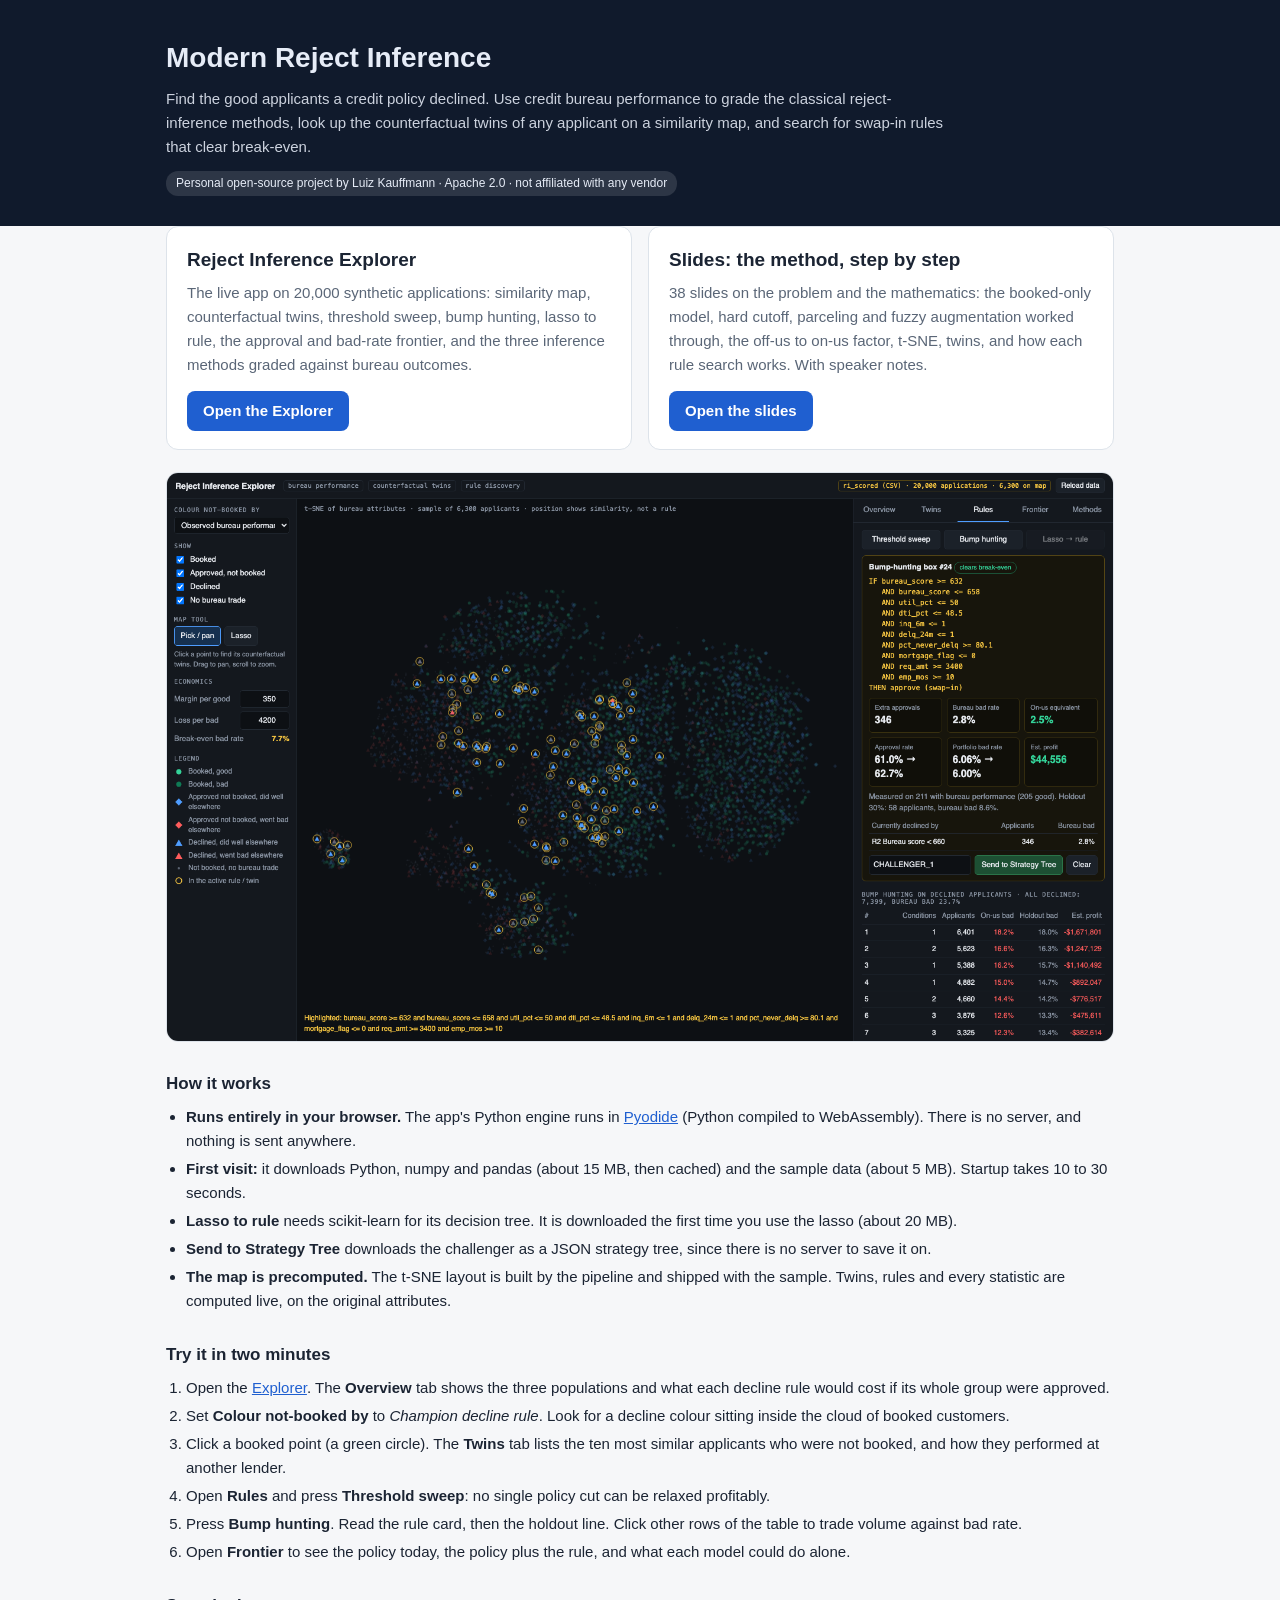
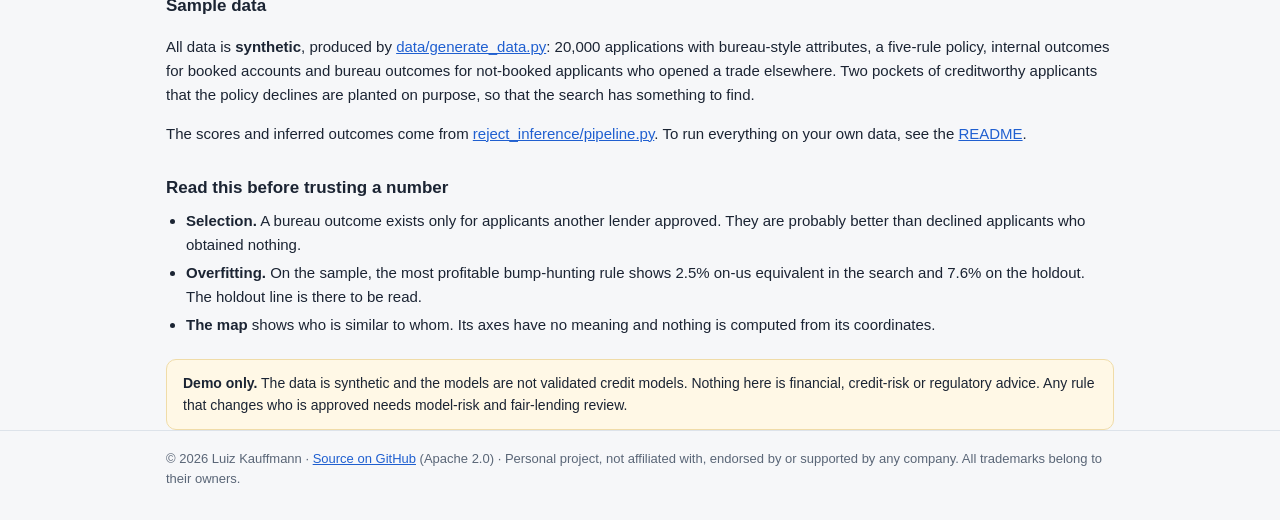
<file: docs/index.html>
<!doctype html>
<html lang="en">
<head>
<meta charset="utf-8">
<meta name="viewport" content="width=device-width, initial-scale=1">
<title>Modern Reject Inference</title>
<meta http-equiv="refresh" content="0; url=demo/">
<link rel="canonical" href="demo/">
</head>
<body style="font-family: sans-serif; padding: 24px">
<p>Modern Reject Inference – <a href="demo/">open the live demo</a> · <a href="https://github.com/Luizkauffmann/Modern-Reject-Inference">source on GitHub</a>.</p>
</body>
</html>
</file>
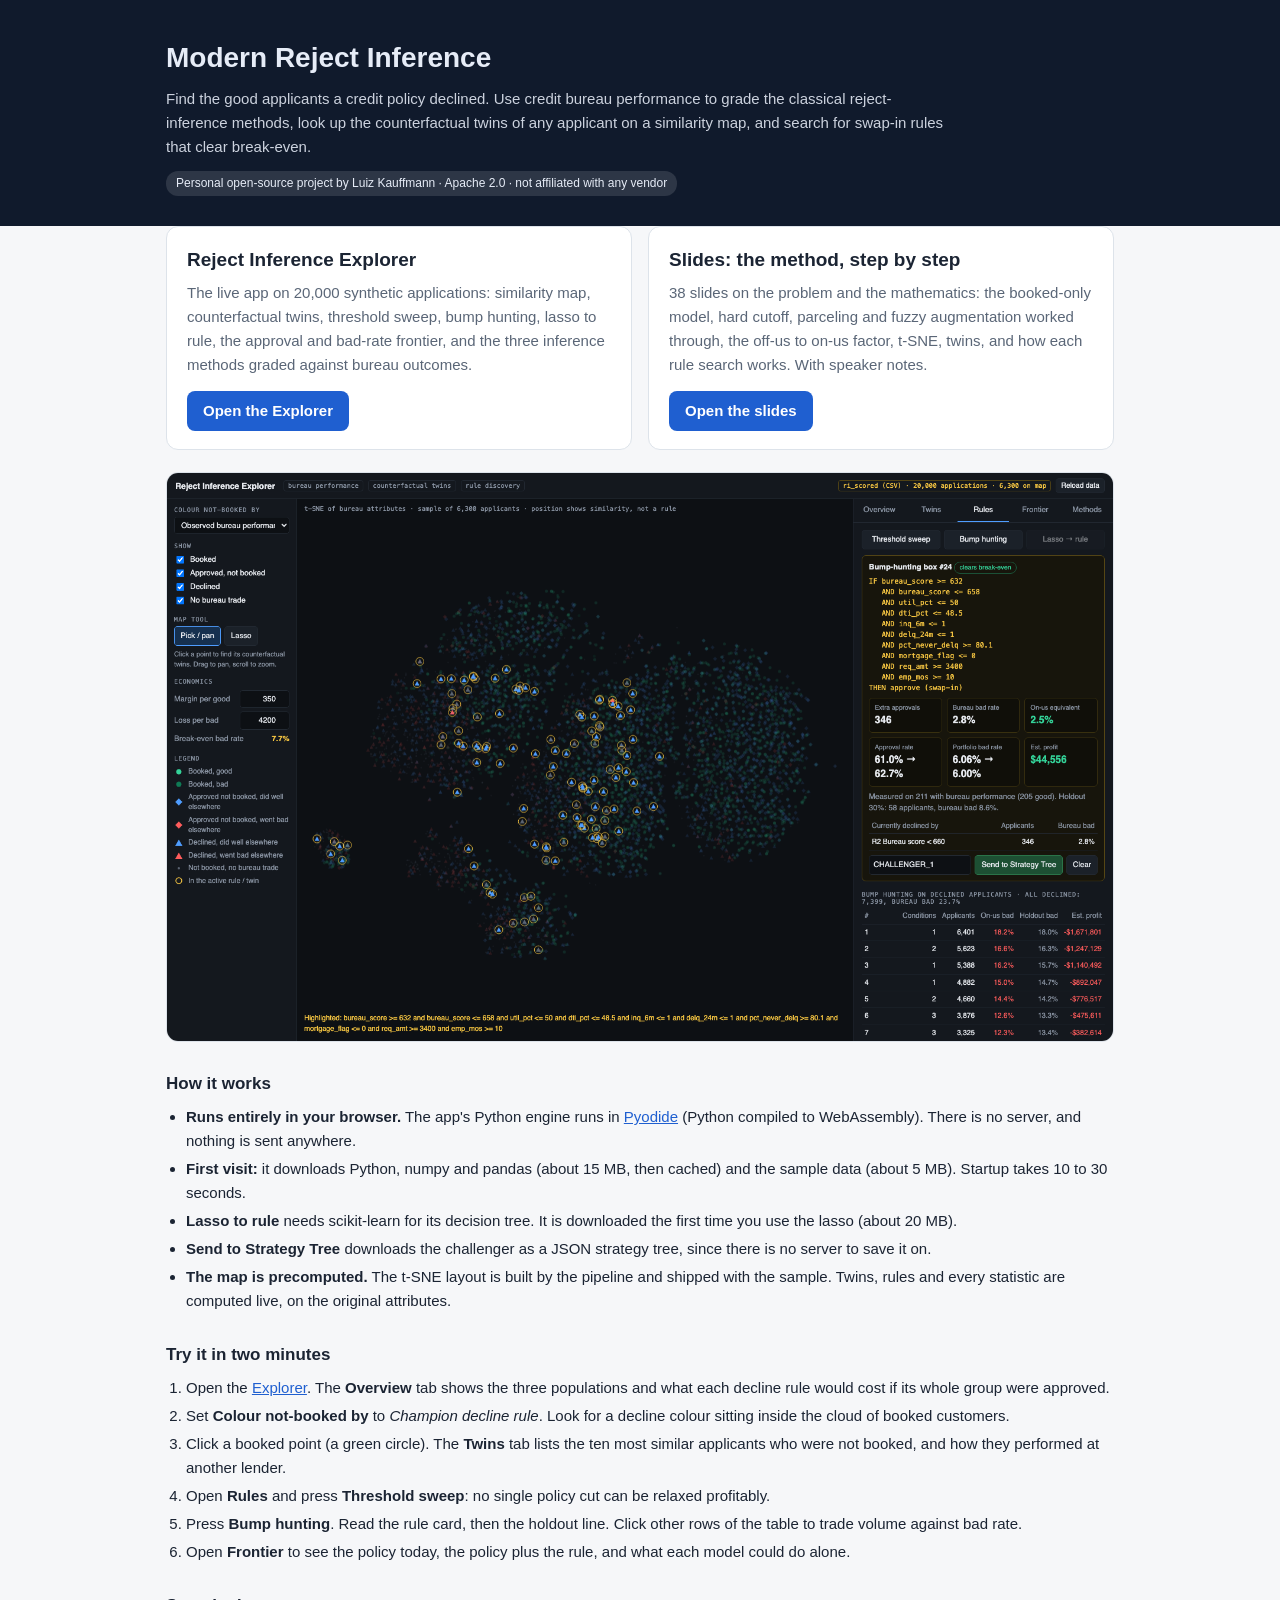
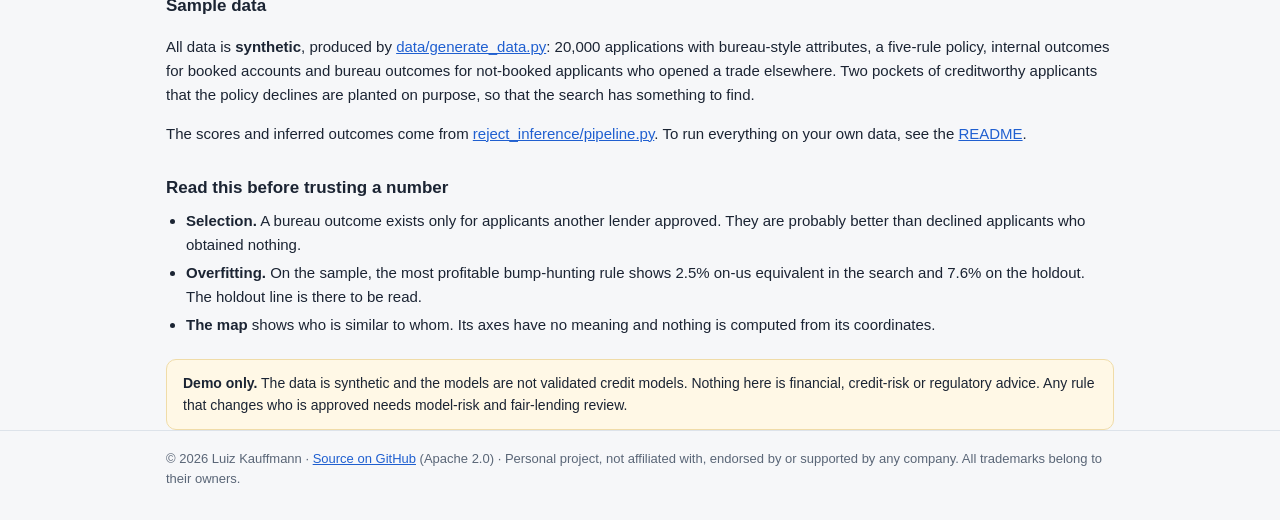
<file: docs/demo/index.html>
<!doctype html>
<html lang="en">
<head>
<meta charset="utf-8">
<meta name="viewport" content="width=device-width, initial-scale=1">
<link rel="icon" href="data:image/svg+xml,%3Csvg xmlns=%27http://www.w3.org/2000/svg%27 viewBox=%270 0 32 32%27%3E%3Crect width=%2732%27 height=%2732%27 rx=%277%27 fill=%27%23101a2c%27/%3E%3Ccircle cx=%2710%27 cy=%2720%27 r=%274%27 fill=%27%2334d399%27/%3E%3Ccircle cx=%2720%27 cy=%2712%27 r=%274%27 fill=%27%234f9dff%27/%3E%3Ccircle cx=%2722%27 cy=%2722%27 r=%273%27 fill=%27%23f2b544%27/%3E%3C/svg%3E">
<title>Modern Reject Inference · Live demo</title>
<meta name="description" content="Reject inference with credit bureau data: grade the classical methods, explore counterfactual twins on a similarity map, and search for swap-in rules. Runs in your browser.">
<style>
  :root { --ink: #1b2433; --muted: #5a6677; --line: #dde3ea; --acc: #1f5fd0; --bg: #f6f7f9; --card: #fff; }
  * { box-sizing: border-box; }
  body { margin: 0; background: var(--bg); color: var(--ink); font: 15px/1.6 -apple-system, BlinkMacSystemFont, "Segoe UI", sans-serif; }
  header { background: #101a2c; color: #e6ecf7; padding: 36px 16px 30px; }
  .wrap { max-width: 980px; margin: 0 auto; padding: 0 16px; }
  header h1 { margin: 0 0 6px; font-size: 28px; }
  header p { margin: 0; opacity: .88; max-width: 780px; }
  .tag { display: inline-block; margin-top: 12px; font-size: 12px; background: rgba(255, 255, 255, .12); padding: 3px 10px; border-radius: 12px; }
  main { padding: 26px 0 50px; }
  .cards { display: grid; grid-template-columns: repeat(auto-fit, minmax(280px, 1fr)); gap: 16px; }
  .card { background: var(--card); border: 1px solid var(--line); border-radius: 12px; padding: 18px 20px; display: flex; flex-direction: column; }
  .card h2 { margin: 0 0 6px; font-size: 19px; }
  .card p { margin: 0 0 14px; color: var(--muted); flex: 1; }
  .btn { align-self: flex-start; background: var(--acc); color: #fff; text-decoration: none; padding: 8px 16px; border-radius: 8px; font-weight: 600; }
  .shot { display: block; width: 100%; height: auto; border-radius: 12px; border: 1px solid var(--line); margin: 22px 0 0; }
  h3 { margin: 28px 0 8px; font-size: 17px; }
  ol, ul { margin: 0; padding-left: 20px; }
  li { margin: 4px 0; }
  code { background: #e9eef6; padding: 1px 5px; border-radius: 4px; font-size: 13px; }
  .note { background: #fff8e6; border: 1px solid #f0dca8; border-radius: 10px; padding: 12px 16px; margin-top: 22px; font-size: 14px; }
  footer { border-top: 1px solid var(--line); padding: 18px 0 30px; color: var(--muted); font-size: 13px; }
  a { color: var(--acc); }
</style>
</head>
<body>
<header>
  <div class="wrap">
    <h1>Modern Reject Inference</h1>
    <p>Find the good applicants a credit policy declined. Use credit bureau performance to grade the classical reject-inference methods, look up the counterfactual twins of any applicant on a similarity map, and search for swap-in rules that clear break-even.</p>
    <span class="tag">Personal open-source project by Luiz Kauffmann · Apache 2.0 · not affiliated with any vendor</span>
  </div>
</header>
<main class="wrap">
  <div class="cards">
    <div class="card">
      <h2>Reject Inference Explorer</h2>
      <p>The live app on 20,000 synthetic applications: similarity map, counterfactual twins, threshold sweep, bump hunting, lasso to rule, the approval and bad-rate frontier, and the three inference methods graded against bureau outcomes.</p>
      <a class="btn" href="explorer.html">Open the Explorer</a>
    </div>
    <div class="card">
      <h2>Slides: the method, step by step</h2>
      <p>38 slides on the problem and the mathematics: the booked-only model, hard cutoff, parceling and fuzzy augmentation worked through, the off-us to on-us factor, t-SNE, twins, and how each rule search works. With speaker notes.</p>
      <a class="btn" href="slides.html">Open the slides</a>
    </div>
  </div>

  <img class="shot" src="img/bump.png" alt="Reject Inference Explorer: a bump-hunting rule with its members highlighted on the similarity map">

  <h3>How it works</h3>
  <ul>
    <li><b>Runs entirely in your browser.</b> The app's Python engine runs in <a href="https://pyodide.org">Pyodide</a> (Python compiled to WebAssembly). There is no server, and nothing is sent anywhere.</li>
    <li><b>First visit:</b> it downloads Python, numpy and pandas (about 15 MB, then cached) and the sample data (about 5 MB). Startup takes 10 to 30 seconds.</li>
    <li><b>Lasso to rule</b> needs scikit-learn for its decision tree. It is downloaded the first time you use the lasso (about 20 MB).</li>
    <li><b>Send to Strategy Tree</b> downloads the challenger as a JSON strategy tree, since there is no server to save it on.</li>
    <li><b>The map is precomputed.</b> The t-SNE layout is built by the pipeline and shipped with the sample. Twins, rules and every statistic are computed live, on the original attributes.</li>
  </ul>

  <h3>Try it in two minutes</h3>
  <ol>
    <li>Open the <a href="explorer.html">Explorer</a>. The <b>Overview</b> tab shows the three populations and what each decline rule would cost if its whole group were approved.</li>
    <li>Set <b>Colour not-booked by</b> to <i>Champion decline rule</i>. Look for a decline colour sitting inside the cloud of booked customers.</li>
    <li>Click a booked point (a green circle). The <b>Twins</b> tab lists the ten most similar applicants who were not booked, and how they performed at another lender.</li>
    <li>Open <b>Rules</b> and press <b>Threshold sweep</b>: no single policy cut can be relaxed profitably.</li>
    <li>Press <b>Bump hunting</b>. Read the rule card, then the holdout line. Click other rows of the table to trade volume against bad rate.</li>
    <li>Open <b>Frontier</b> to see the policy today, the policy plus the rule, and what each model could do alone.</li>
  </ol>

  <h3>Sample data</h3>
  <p>All data is <b>synthetic</b>, produced by <a href="https://github.com/Luizkauffmann/Modern-Reject-Inference/blob/main/data/generate_data.py">data/generate_data.py</a>: 20,000 applications with bureau-style attributes, a five-rule policy, internal outcomes for booked accounts and bureau outcomes for not-booked applicants who opened a trade elsewhere. Two pockets of creditworthy applicants that the policy declines are planted on purpose, so that the search has something to find.</p>
  <p>The scores and inferred outcomes come from <a href="https://github.com/Luizkauffmann/Modern-Reject-Inference/blob/main/reject_inference/pipeline.py">reject_inference/pipeline.py</a>. To run everything on your own data, see the <a href="https://github.com/Luizkauffmann/Modern-Reject-Inference#using-your-own-data">README</a>.</p>

  <h3>Read this before trusting a number</h3>
  <ul>
    <li><b>Selection.</b> A bureau outcome exists only for applicants another lender approved. They are probably better than declined applicants who obtained nothing.</li>
    <li><b>Overfitting.</b> On the sample, the most profitable bump-hunting rule shows 2.5% on-us equivalent in the search and 7.6% on the holdout. The holdout line is there to be read.</li>
    <li><b>The map</b> shows who is similar to whom. Its axes have no meaning and nothing is computed from its coordinates.</li>
  </ul>

  <div class="note"><b>Demo only.</b> The data is synthetic and the models are not validated credit models. Nothing here is financial, credit-risk or regulatory advice. Any rule that changes who is approved needs model-risk and fair-lending review.</div>
</main>
<footer>
  <div class="wrap">© 2026 Luiz Kauffmann · <a href="https://github.com/Luizkauffmann/Modern-Reject-Inference">Source on GitHub</a> (Apache 2.0) · Personal project, not affiliated with, endorsed by or supported by any company. All trademarks belong to their owners.</div>
</footer>
</body>
</html>
</file>
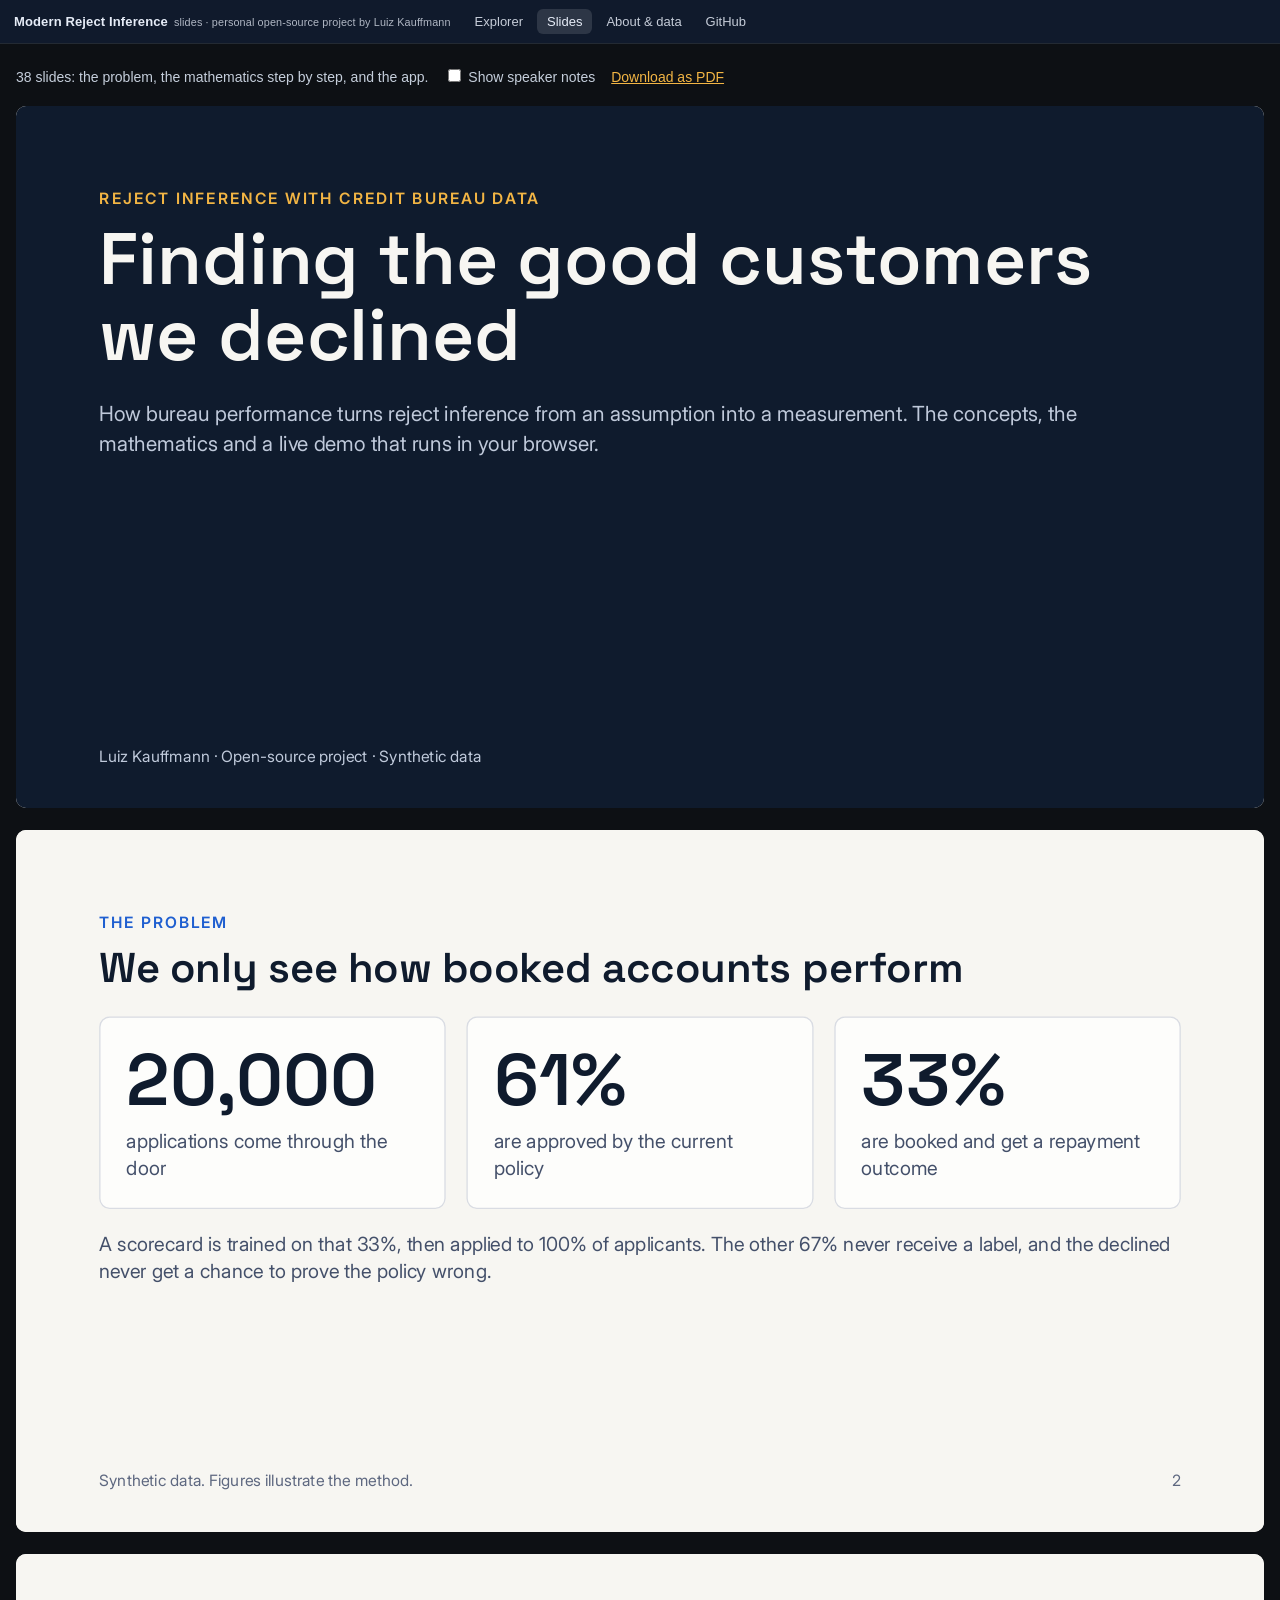
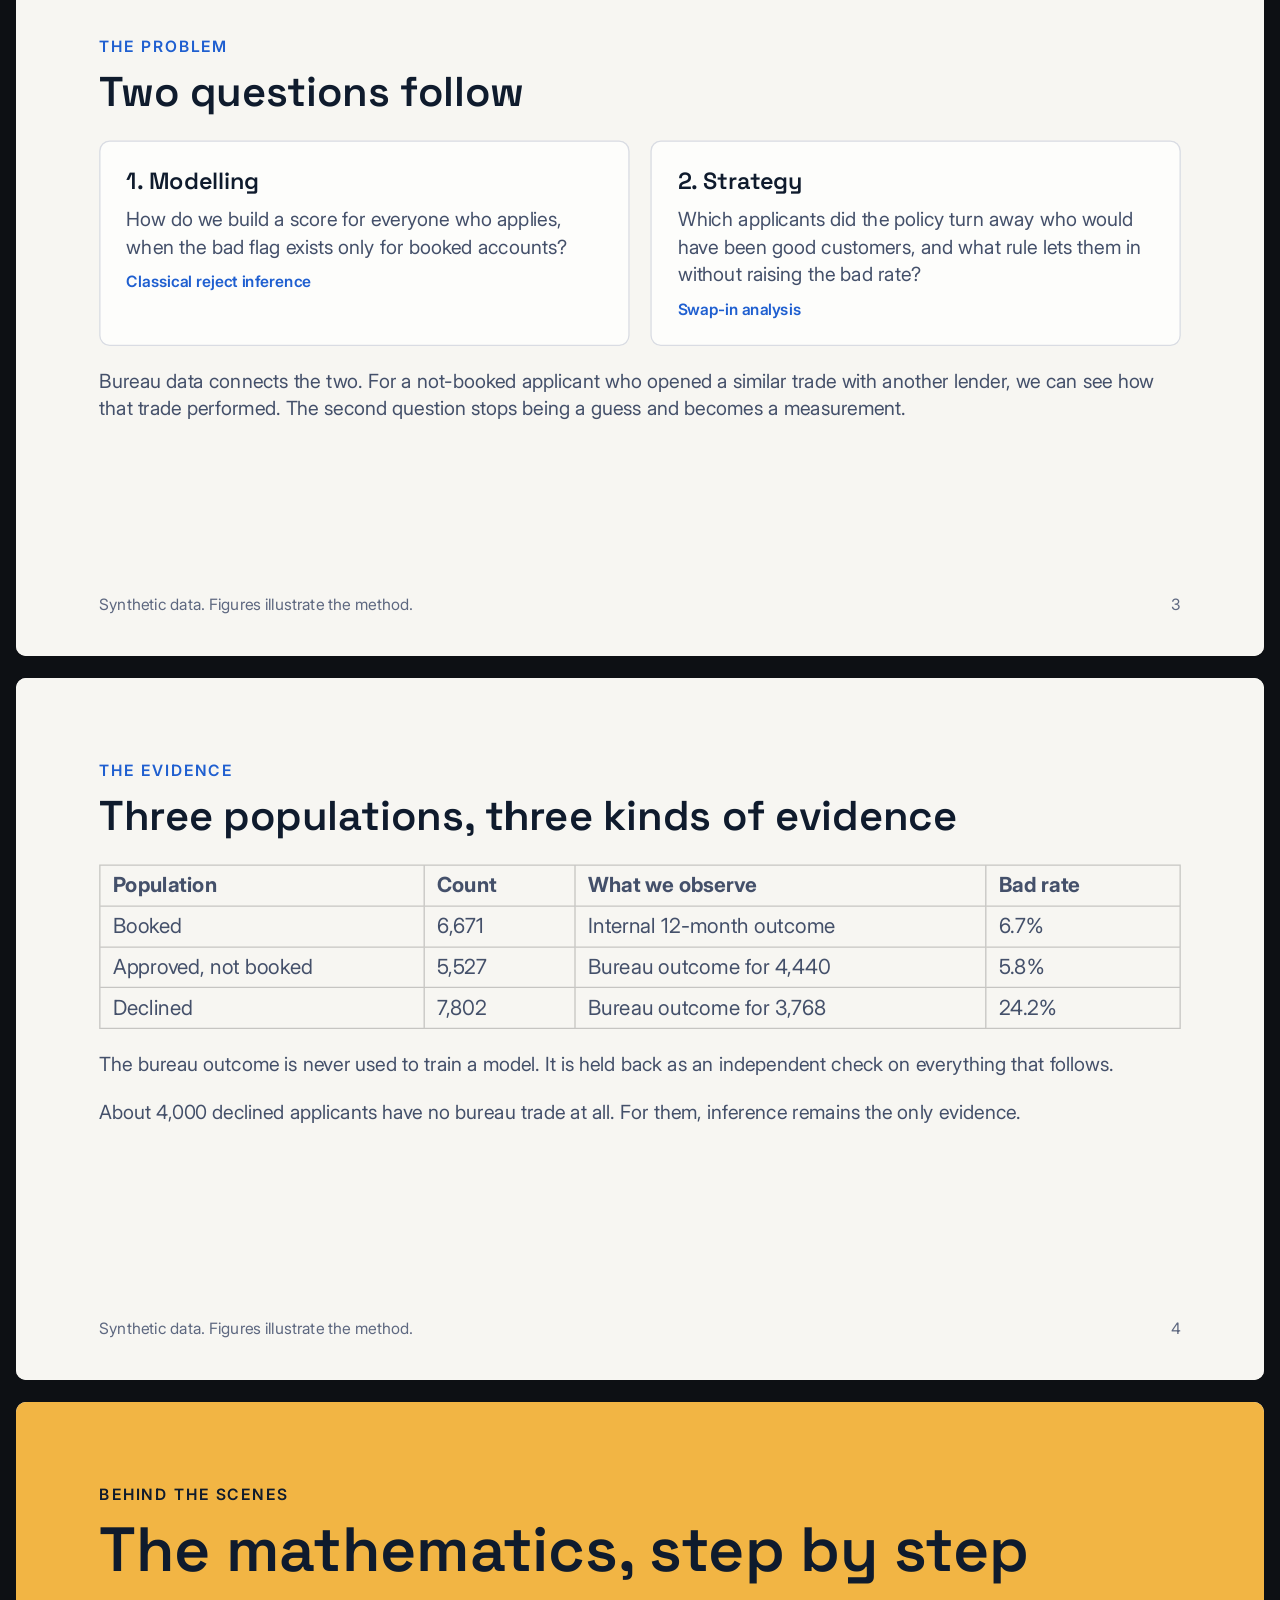
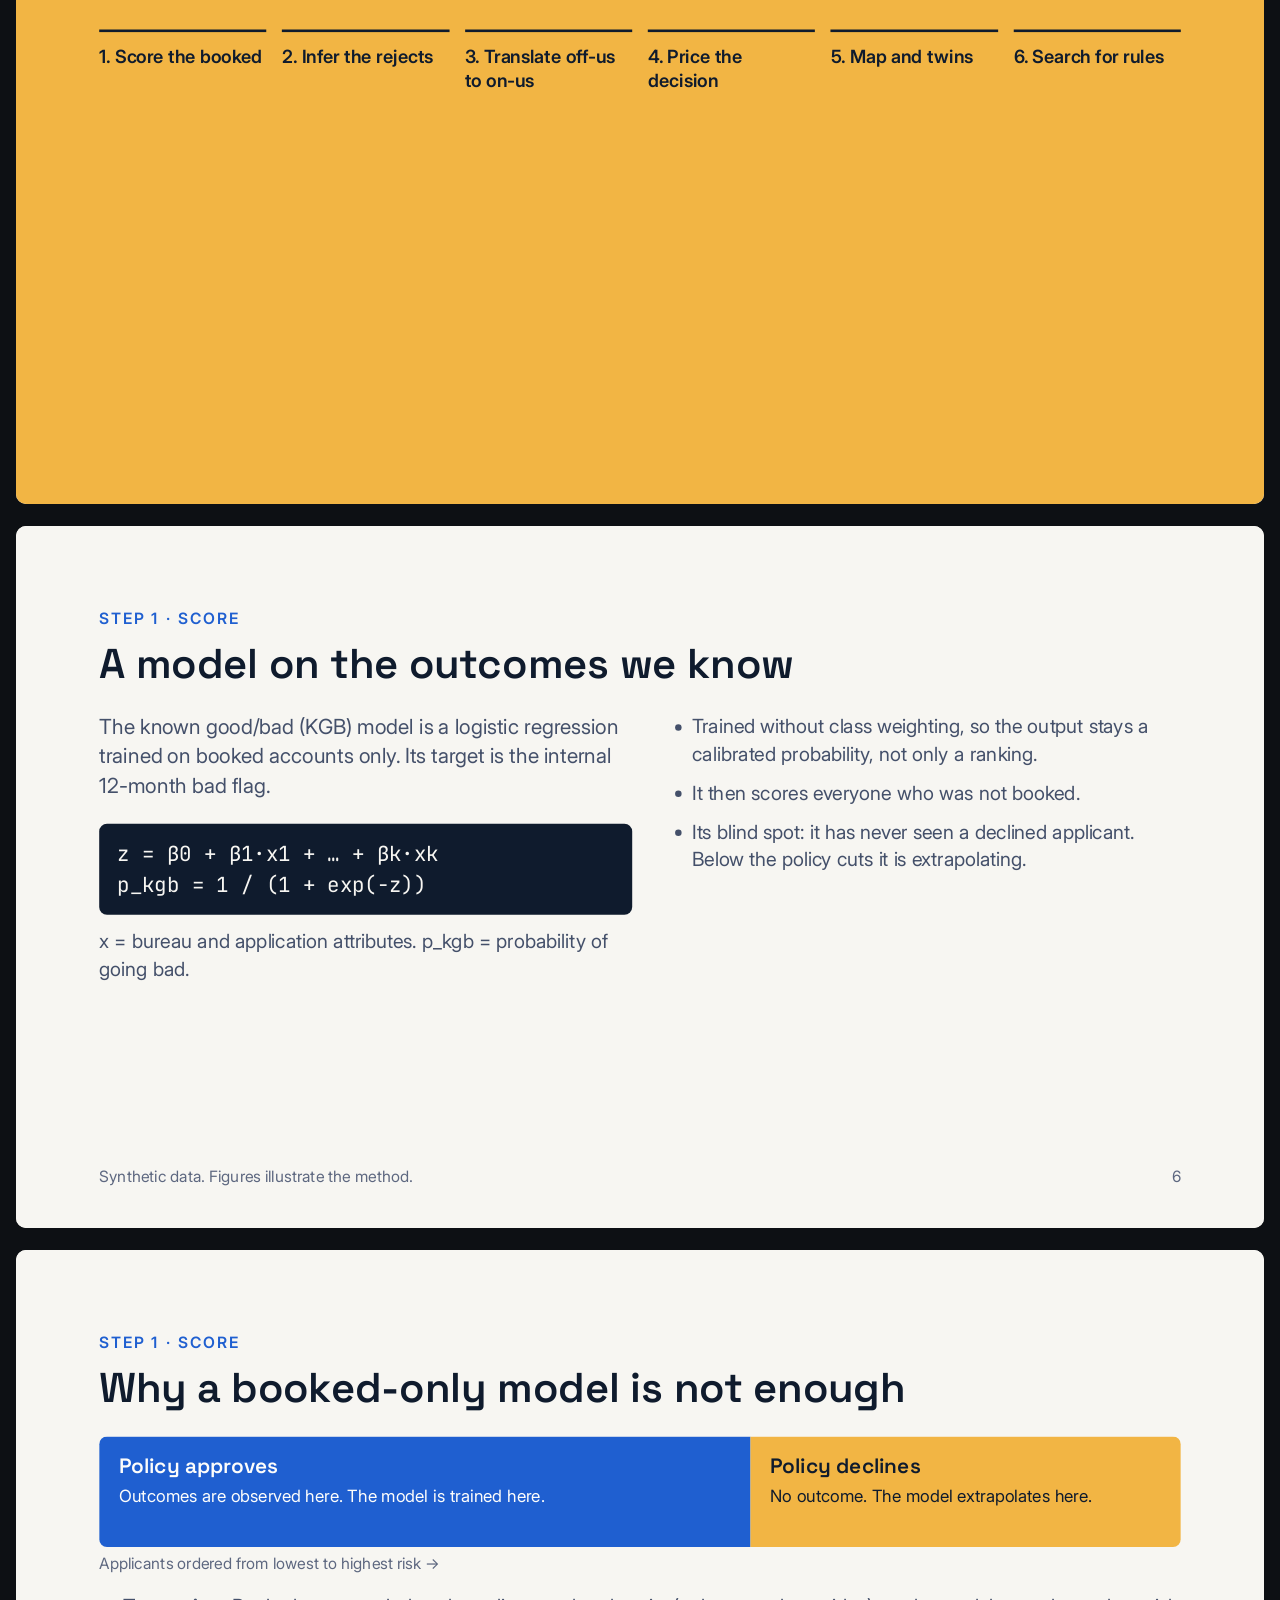
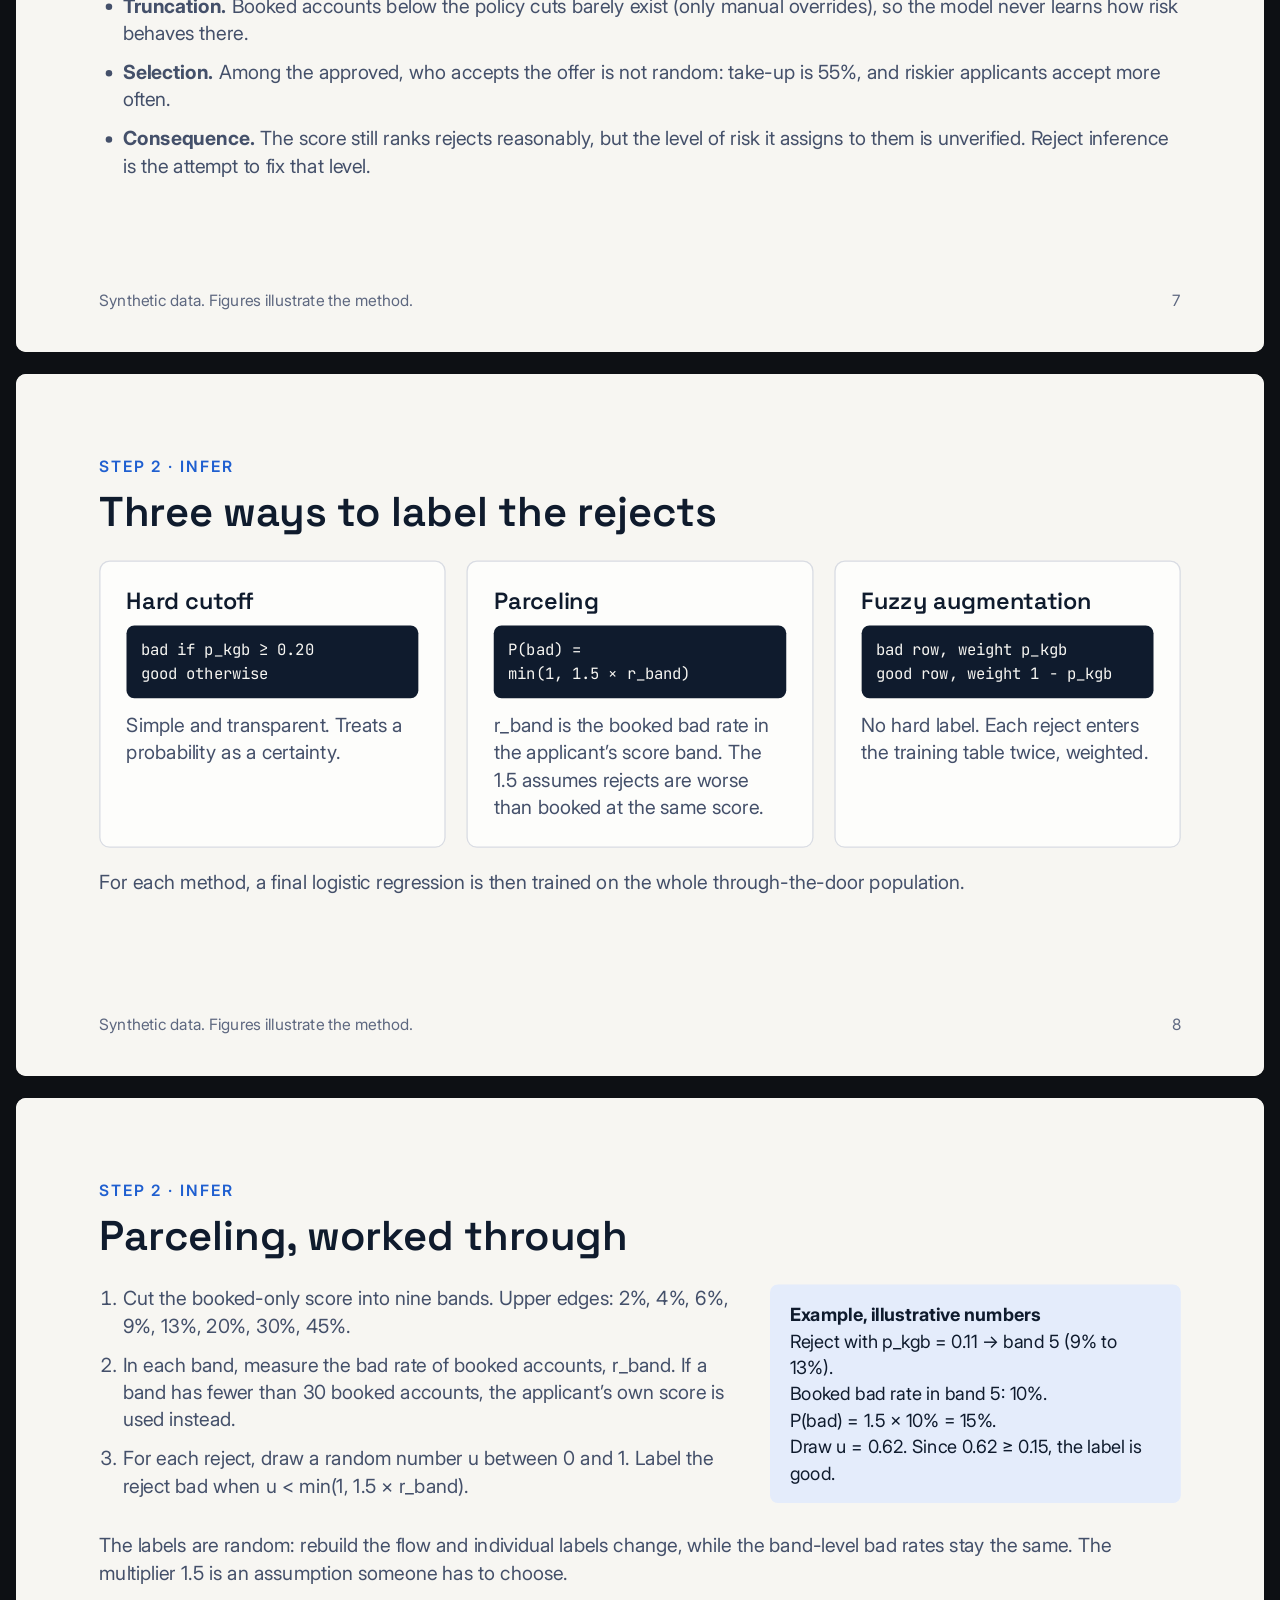
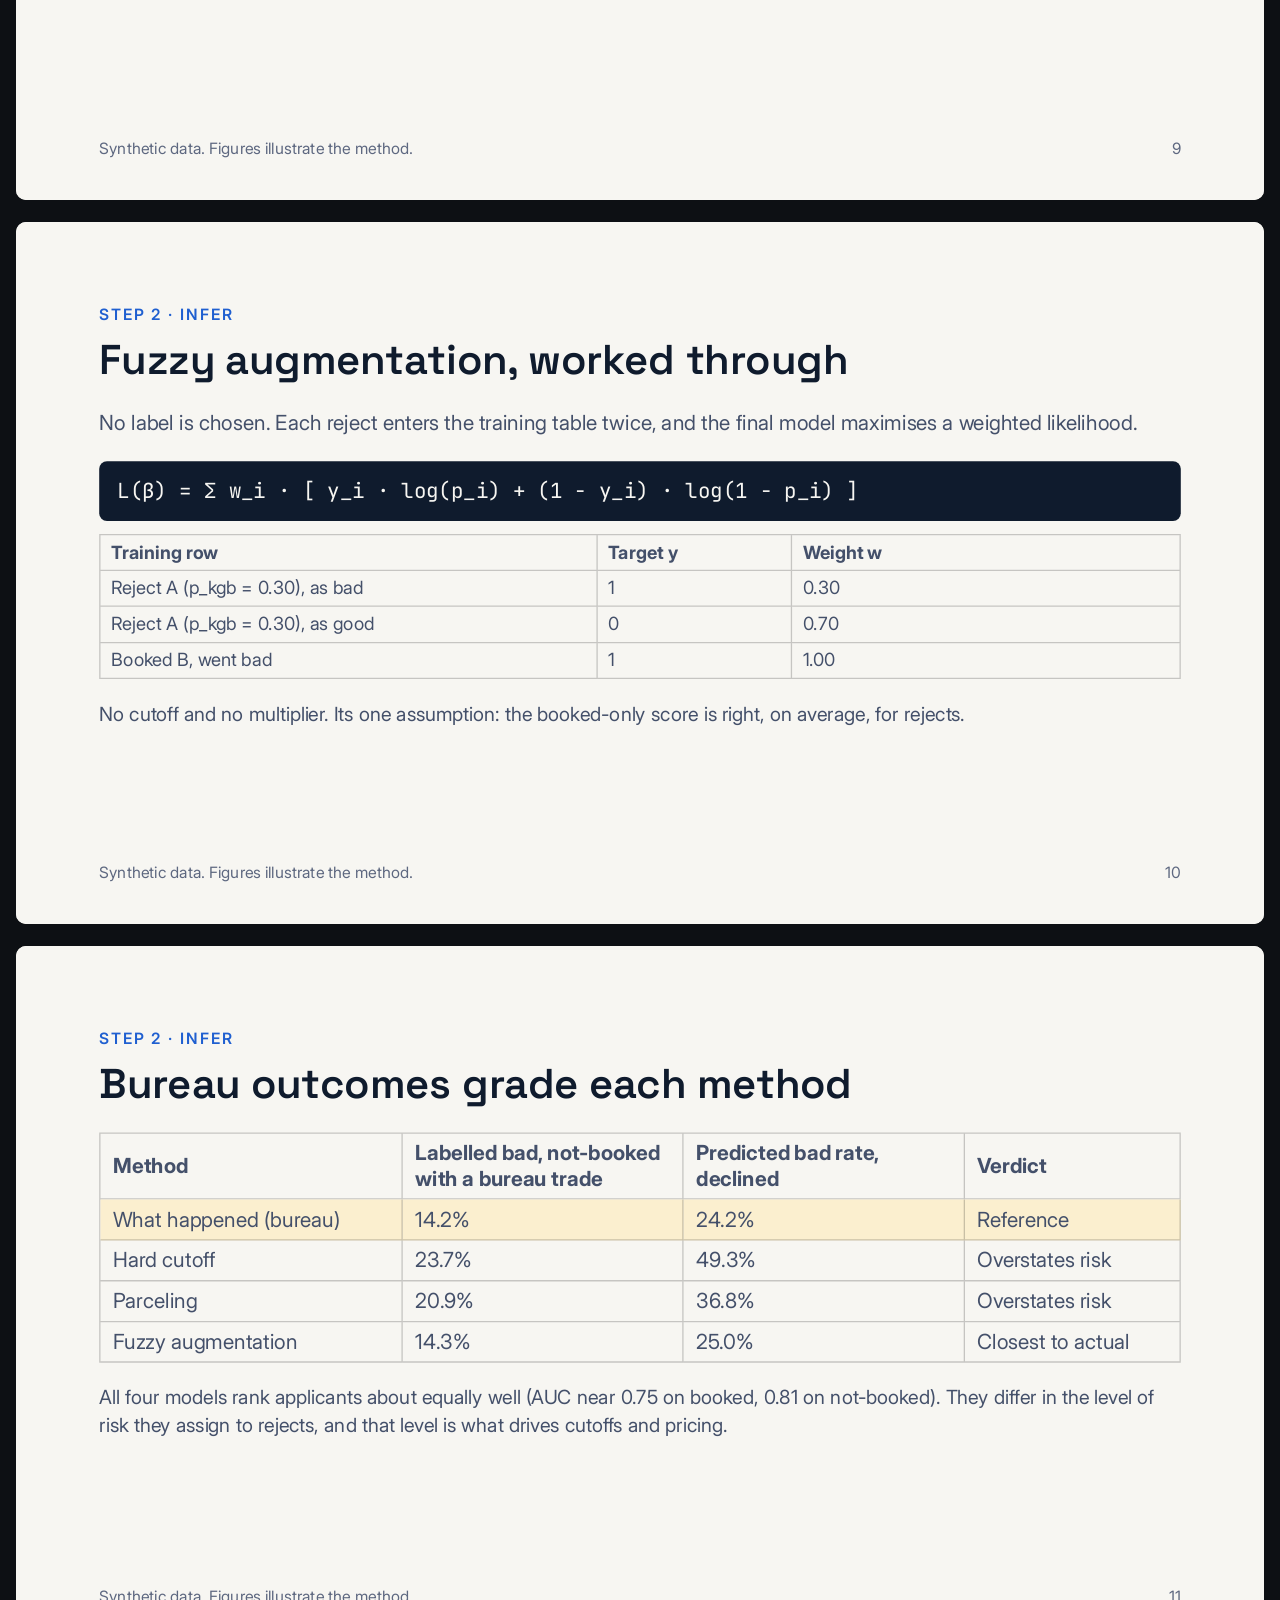
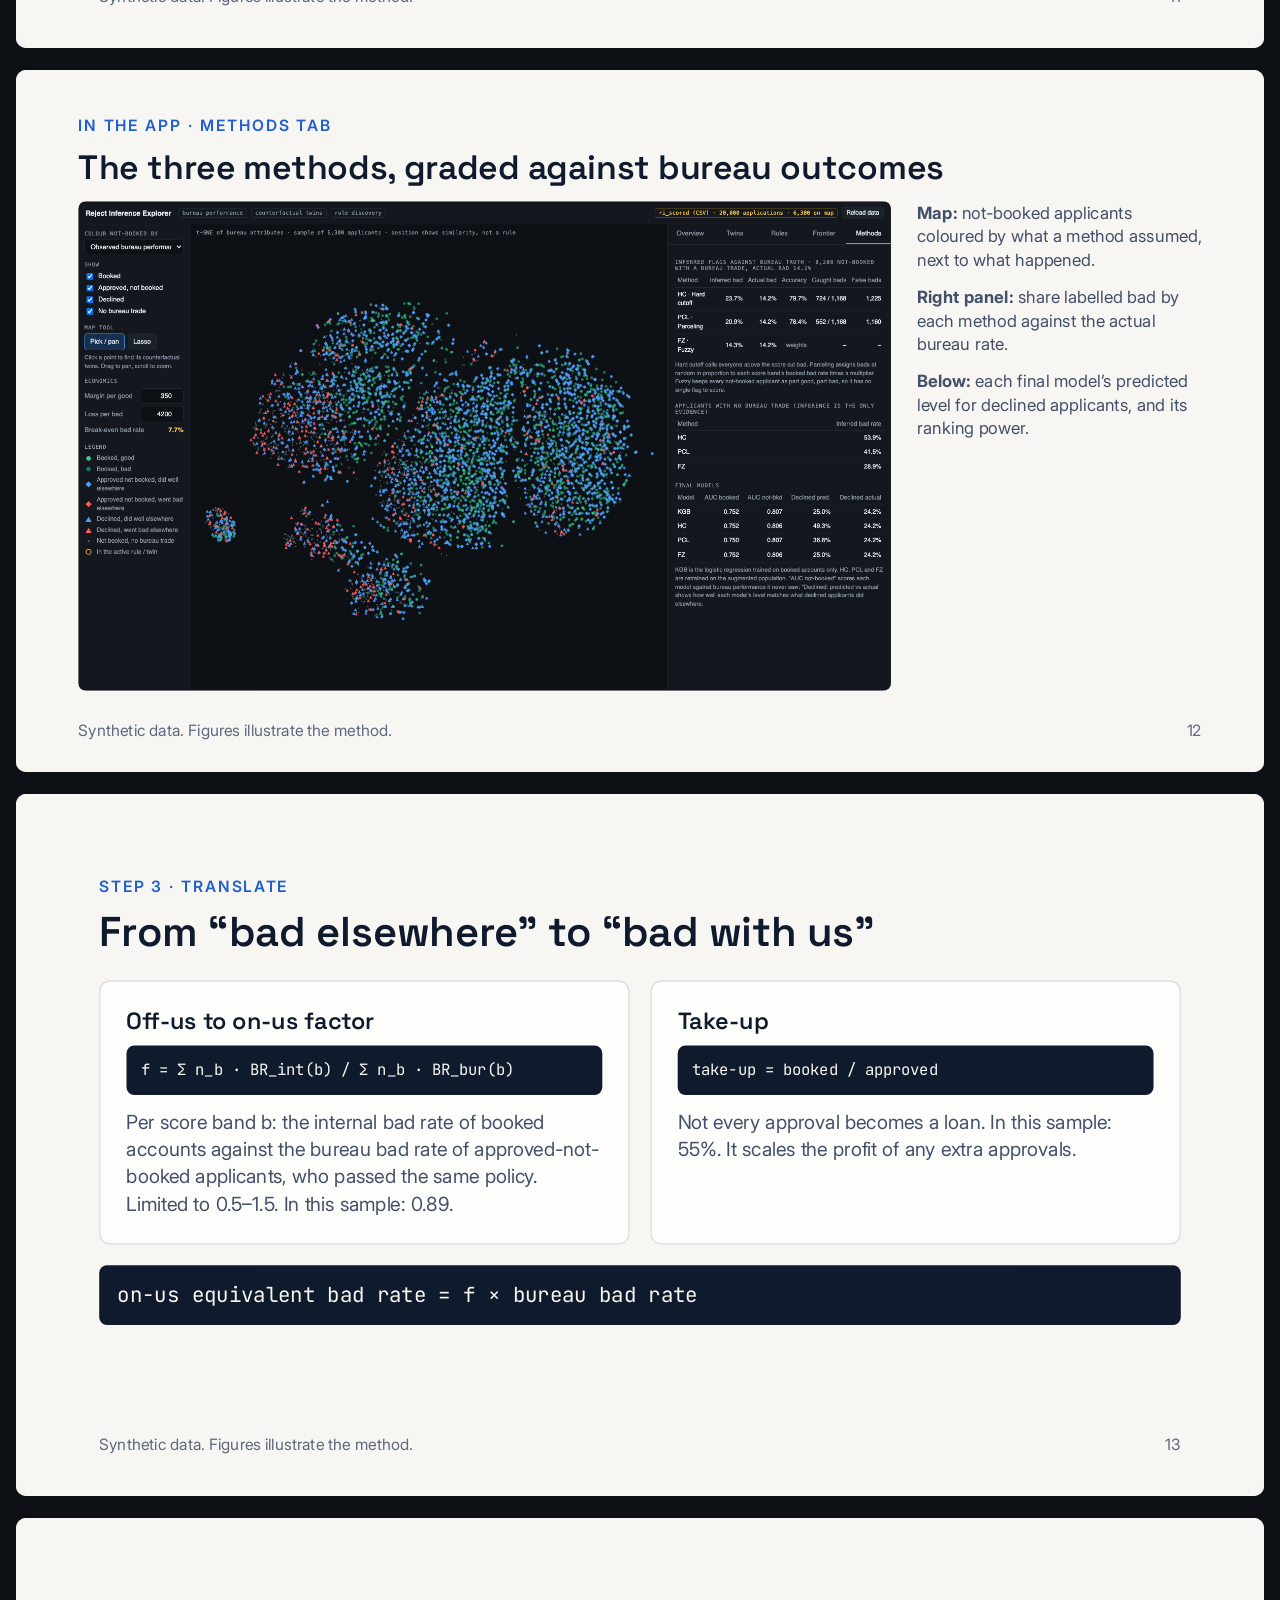
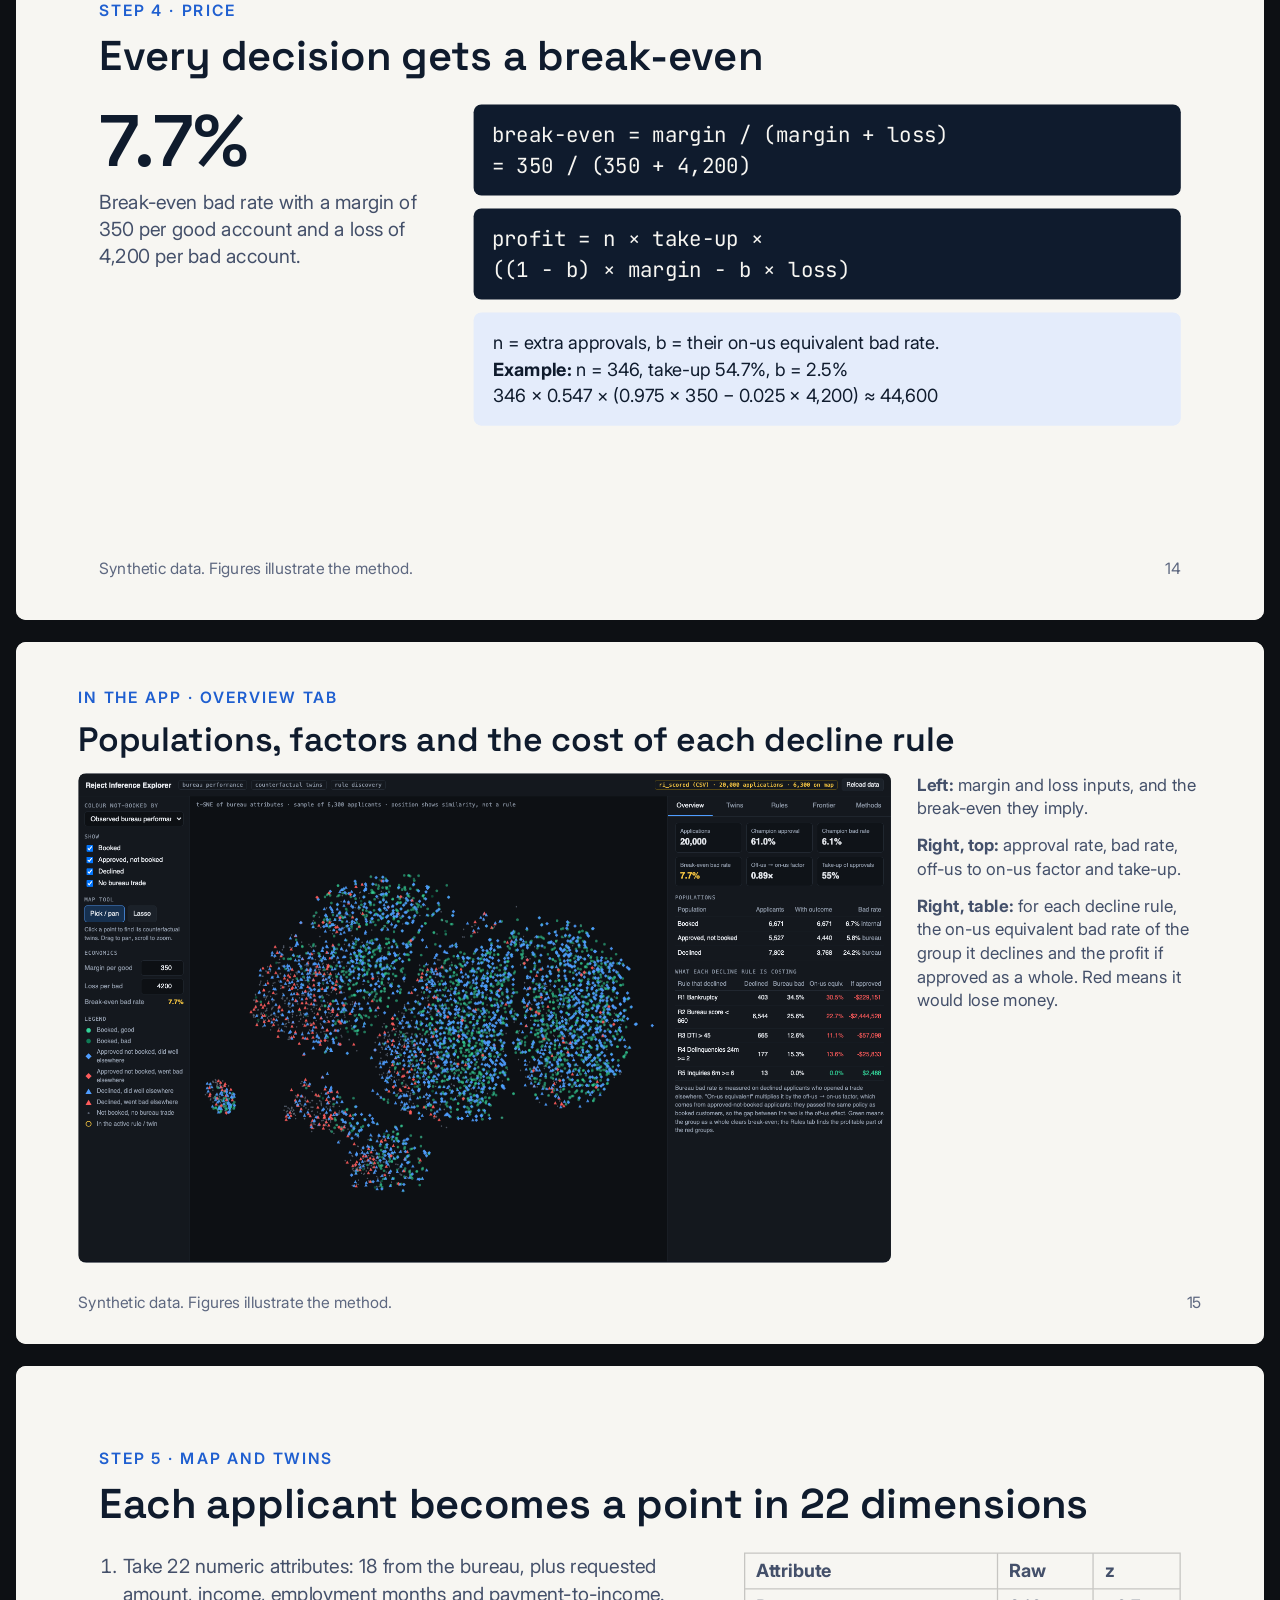
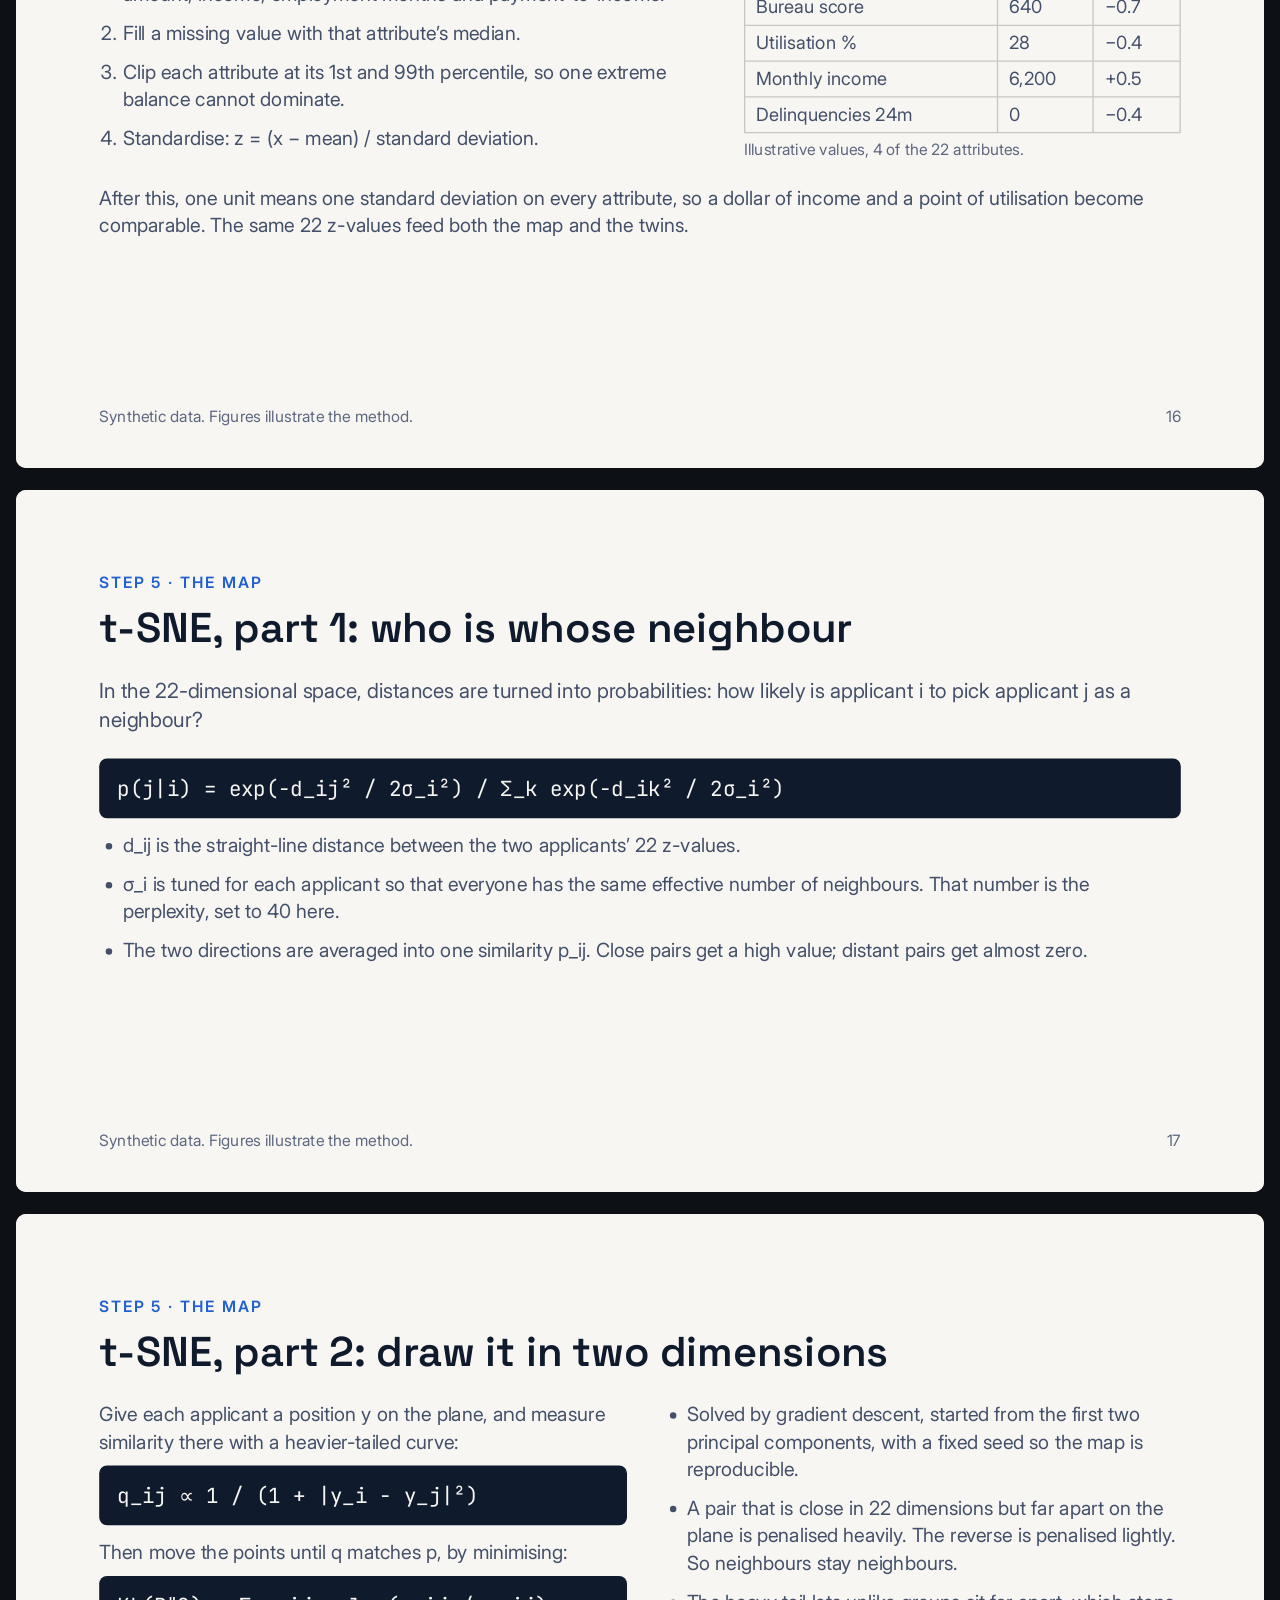
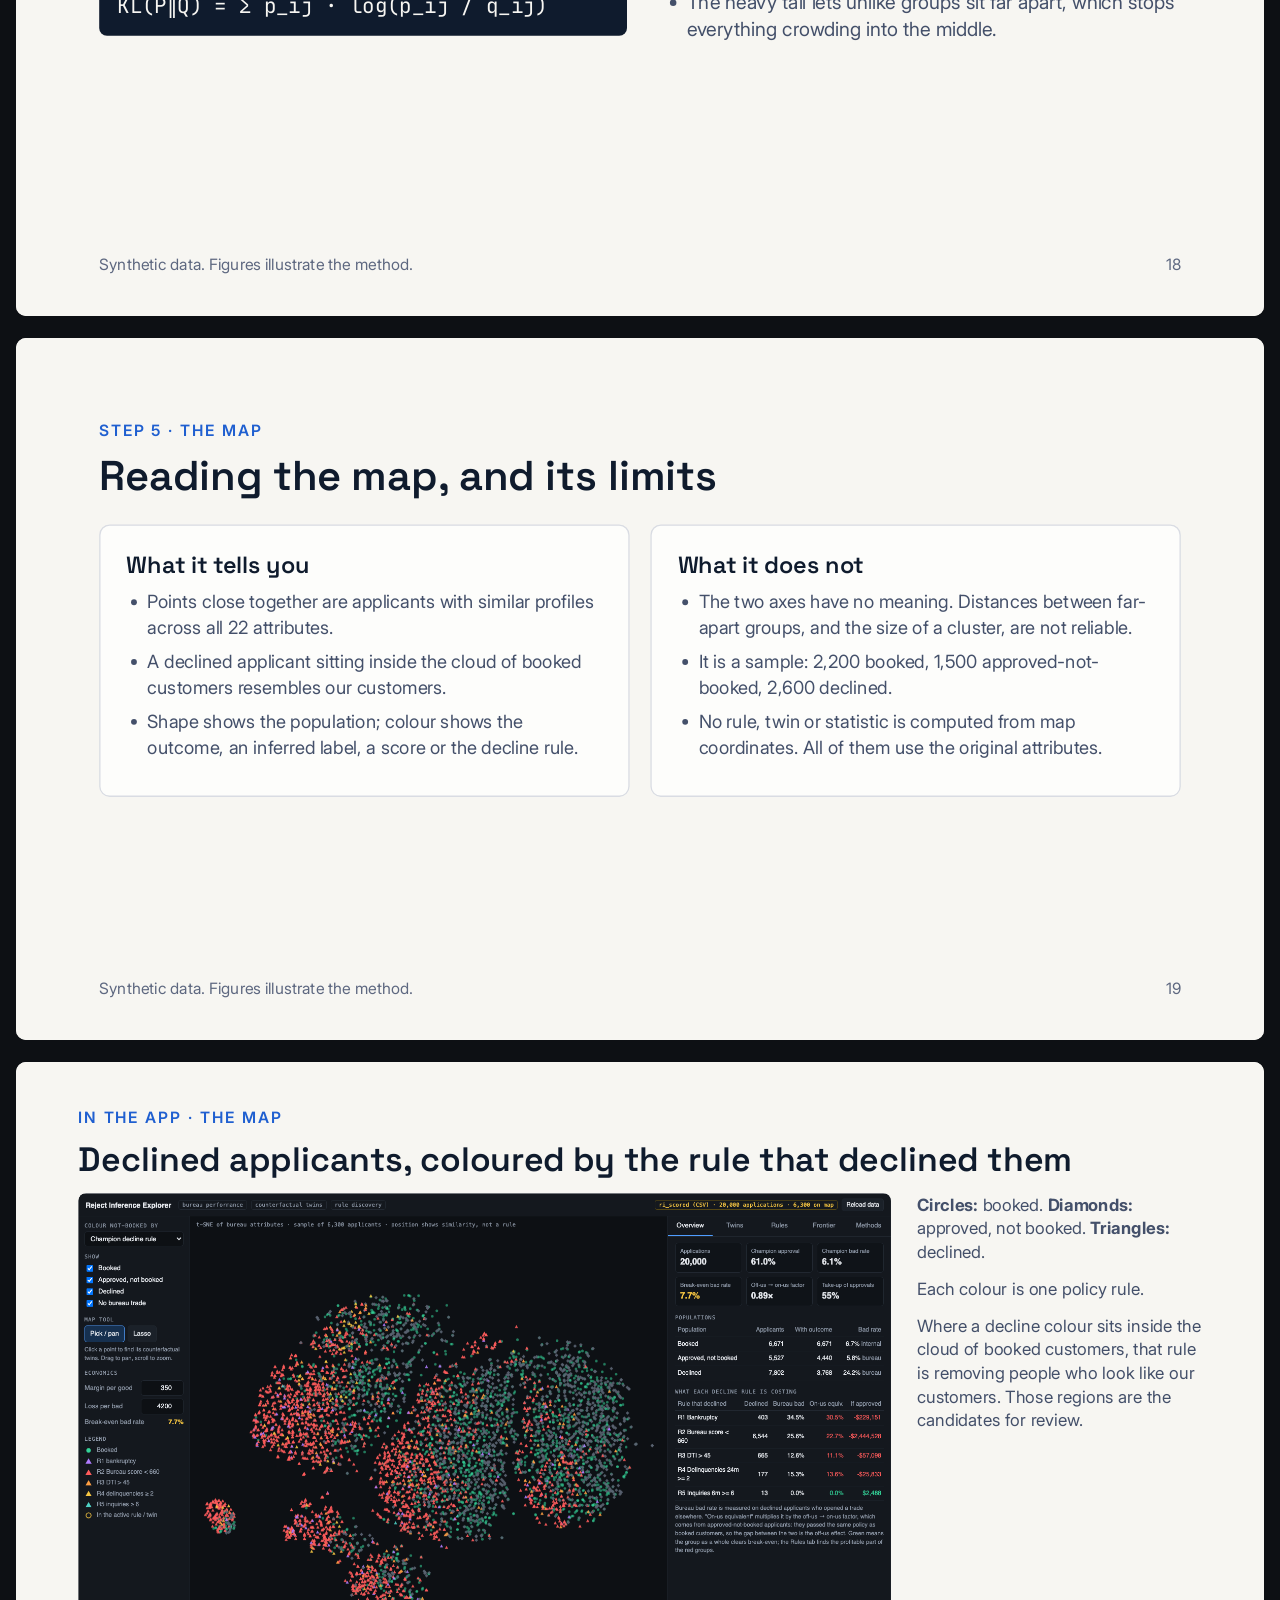
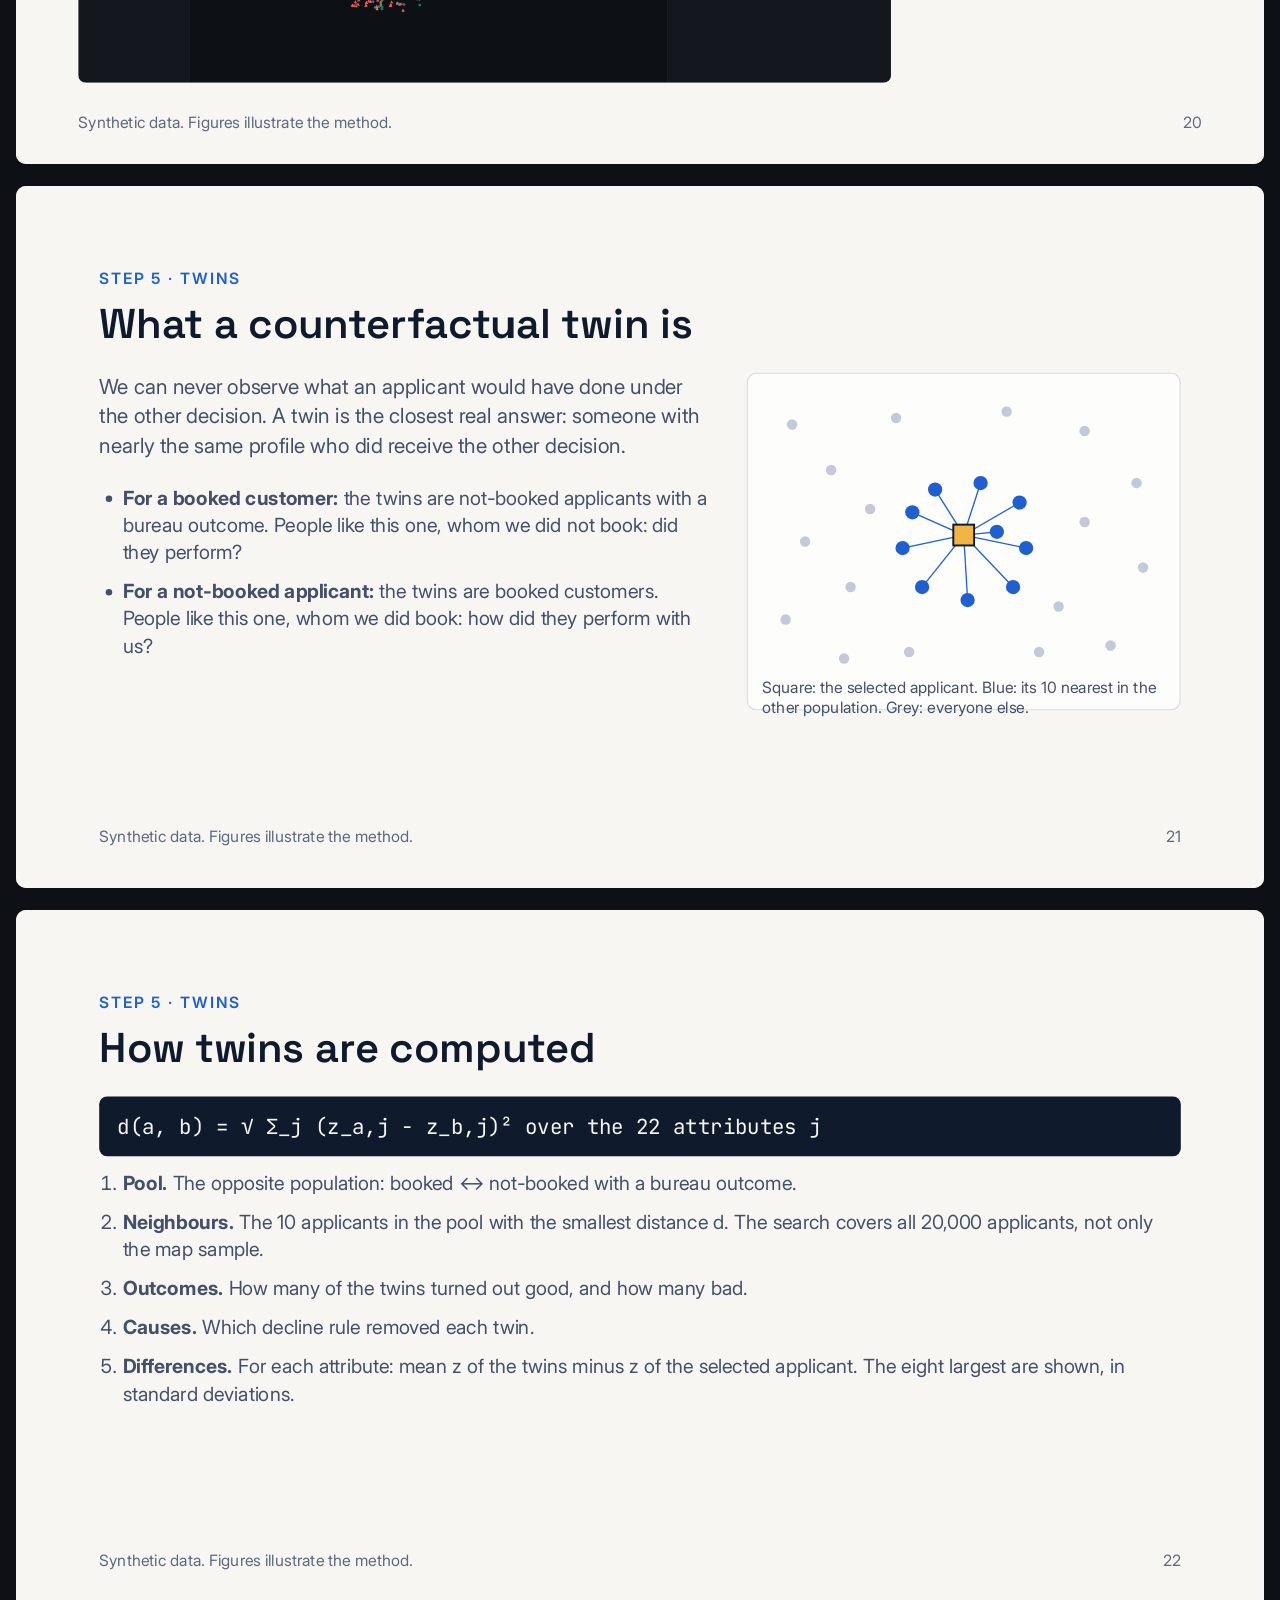
<file: docs/demo/slides.html>
<!doctype html>
<html lang="en">
<head>
<meta charset="utf-8">
<meta name="viewport" content="width=device-width, initial-scale=1">
<title>Slides · Modern Reject Inference</title>
<link rel="stylesheet" href="https://fonts.googleapis.com/css2?family=Space+Grotesk:wght@300..700&family=Inter:wght@400;600&family=JetBrains+Mono:wght@400;600&display=swap">
<link rel="stylesheet" href="demo.css">
<style>
html, body { height: auto; background: #0d1014; }
.deck { max-width: 1320px; margin: 0 auto; padding: 22px 16px 60px; counter-reset: page; }
.deck-head { color: #c5cedb; font: 14px/1.5 -apple-system, "Segoe UI", sans-serif; display: flex; gap: 16px; align-items: center; flex-wrap: wrap; margin: 0 0 18px; }
.deck-head a { color: #f2b544; }
.deck-head label { cursor: pointer; }
.frame { position: relative; width: 100%; aspect-ratio: 16 / 9; overflow: hidden; border-radius: 10px; margin: 0 0 22px; background: #F7F6F2; }
.frame > section { position: absolute; left: 0; top: 0; width: 1920px; height: 1080px; box-sizing: border-box; overflow: hidden; transform-origin: 0 0; isolation: isolate; font: 32px/1.2 'Inter', Arial, sans-serif; }
.notes { display: none; color: #aeb8c7; font: 15px/1.6 -apple-system, "Segoe UI", sans-serif; max-width: 980px; margin: -8px 0 30px; }
body.with-notes .notes { display: block; }
:where(.frame) * { margin: 0; }
:where(.frame) table { width: 100%; border-collapse: separate; border-spacing: 0; border: solid #0003; border-width: 2px 0 0 2px; }
:where(.frame) th, :where(.frame) td { padding: .35em .6em; text-align: left; border: solid #0003; border-width: 0 2px 2px 0; }
@page { size: 1920px 1080px; margin: 0; }
@media print {
  .mri-bar, .deck-head, .notes { display: none !important; }
  .deck { max-width: none; padding: 0; }
  .frame { width: 1920px; height: 1080px; aspect-ratio: auto; border-radius: 0; margin: 0; break-after: page; }
  .frame > section { transform: none !important; }
}
/* ---- slide styles ---- */
.frame > section { color: #44506A; }

section { padding: 128px 128px 160px; background: #F7F6F2; counter-increment: page; }
section.dark { background: #0F1B2D; }
section.accent { background: #F2B544; }

h1 { font-family: 'Space Grotesk', Arial, sans-serif; font-size: 112px; font-weight: 600; line-height: 1.05; color: #F7F6F2; margin: 0 0 40px; }
h2 { font-family: 'Space Grotesk', Arial, sans-serif; font-size: 64px; font-weight: 600; line-height: 1.1; color: #0F1B2D; margin: 0 0 40px; }
h3 { font-family: 'Space Grotesk', Arial, sans-serif; font-size: 36px; font-weight: 600; line-height: 1.15; color: #0F1B2D; margin: 0 0 16px; }
.dark h2 { color: #F7F6F2; }
.accent h2 { font-size: 96px; line-height: 1.05; margin: 0 0 72px; }

.eyebrow { font-size: 24px; font-weight: 600; letter-spacing: 3px; color: #1F5FD0; margin: 0 0 20px; }
.dark .eyebrow { color: #F2B544; }
.accent .eyebrow { color: #0F1B2D; }

.lede { font-size: 32px; line-height: 1.4; color: #44506A; margin: 0 0 36px; }
.dark .lede { color: #BFC9DA; }
.note { font-size: 30px; line-height: 1.4; color: #44506A; margin: 32px 0 0; }
.dark .note { color: #BFC9DA; }

.cards { display: flex; gap: 32px; }
.card { flex: 1; background: #FDFDFB; border: 2px solid #D9DCE3; border-radius: 16px; padding: 40px; }
.ctext { font-size: 30px; line-height: 1.4; color: #44506A; margin: 0; }
.tag { font-size: 24px; font-weight: 600; color: #1F5FD0; margin: 20px 0 0; }
.grid3 { display: grid; grid-template-columns: 1fr 1fr 1fr; gap: 24px; }
.small { padding: 28px 32px; }
.small h3 { font-size: 30px; margin: 0 0 12px; }
.stext { font-size: 26px; line-height: 1.4; color: #44506A; margin: 0; }

.big { font-family: 'Space Grotesk', Arial, sans-serif; font-size: 112px; font-weight: 600; line-height: 1; color: #0F1B2D; margin: 0 0 16px; }
.stat { font-family: 'Space Grotesk', Arial, sans-serif; font-size: 60px; font-weight: 600; line-height: 1.1; color: #0F1B2D; margin: 0 0 6px; }
.statlabel { font-size: 24px; line-height: 1.35; color: #44506A; margin: 0 0 22px; }

.formula { font-family: 'JetBrains Mono', 'Courier New', monospace; font-size: 32px; line-height: 1.5; background: #0F1B2D; color: #F7F6F2; padding: 22px 28px; border-radius: 12px; margin: 0 0 20px; }
.f24 { font-size: 24px; padding: 20px 22px; }

.split { display: flex; gap: 56px; align-items: flex-start; }
.left { width: 648px; }
.shot { width: 960px; height: 578px; object-fit: contain; border-radius: 12px; background: #0B1220; }
.points { font-size: 30px; line-height: 1.4; color: #44506A; margin: 0; padding-left: 36px; }
.points li { margin-bottom: 18px; }
.left .points { font-size: 28px; }
.dark .points { color: #F7F6F2; font-size: 38px; }
.dark .points li { margin-bottom: 26px; }

table { width: 100%; font-size: 32px; color: #44506A; }
.hl { background: #FBEFCF; }

.ex { background: #E4ECFB; border-radius: 12px; padding: 26px 30px; font-size: 28px; line-height: 1.45; color: #0F1B2D; margin: 0; }
.grid2 { display: grid; grid-template-columns: 1fr 1fr; gap: 24px; }
.col { flex: 1; }
.cardlist { font-size: 28px; line-height: 1.4; color: #44506A; margin: 0; padding-left: 32px; }
.cardlist li { margin-bottom: 14px; }
.diagram { position: relative; }
.dlabel { position: absolute; font-size: 24px; line-height: 1.25; color: #44506A; margin: 0; }
.bar { display: flex; height: 170px; border-radius: 12px; overflow: hidden; margin: 0 0 12px; }
.zonea { flex: 61; background: #1F5FD0; padding: 26px 30px; }
.zoneb { flex: 39; background: #F2B544; padding: 26px 30px; }
.ztitle { font-family: 'Space Grotesk', Arial, sans-serif; font-size: 32px; font-weight: 600; margin: 0 0 8px; }
.ztext { font-size: 26px; line-height: 1.35; margin: 0; }
.zonea .ztitle { color: #FDFDFB; }
.zonea .ztext { color: #FDFDFB; }
.zoneb .ztitle { color: #0F1B2D; }
.zoneb .ztext { color: #0F1B2D; }
.axis { font-size: 24px; color: #5E6880; margin: 0 0 28px; }

section.pic { padding: 72px 96px 120px; }
.pic h2 { font-size: 52px; margin: 0 0 24px; }
.pic .split { gap: 40px; }
.shotbig { width: 1250px; height: 753px; object-fit: contain; border-radius: 12px; background: #0B1220; }
.cap { font-size: 26px; line-height: 1.4; color: #44506A; margin: 0 0 20px; }
.pic .foot { left: 96px; width: 1728px; bottom: 48px; }

.steps { display: flex; gap: 24px; }
.step { flex: 1; font-size: 28px; font-weight: 600; line-height: 1.3; color: #0F1B2D; margin: 0; border-top: 4px solid #0F1B2D; padding-top: 20px; }

.foot { position: absolute; left: 128px; bottom: 64px; width: 1664px; display: flex; justify-content: space-between; }
.foottext { font-size: 24px; color: #5E6880; margin: 0; }
.dark .foottext { color: #BFC9DA; }
.pg { font-size: 24px; color: #5E6880; }
.pg::before { content: counter(page); }
.dark .pg { color: #BFC9DA; }

</style>
</head>
<body>
<div class="mri-bar">
  <span class="brand">Modern Reject Inference<small>slides · personal open-source project by Luiz Kauffmann</small></span>
  <nav><a href="explorer.html">Explorer</a><a href="slides.html" class="on">Slides</a><a href="index.html">About &amp; data</a><a href="https://github.com/Luizkauffmann/Modern-Reject-Inference">GitHub</a></nav>
</div>
<div class="deck">
  <p class="deck-head"><span>38 slides: the problem, the mathematics step by step, and the app.</span><label><input type="checkbox" id="notesToggle"> Show speaker notes</label><a href="slides.pdf">Download as PDF</a></p>
<div class="frame"><section id="cover" class="dark" data-transition="fade">
<p class="eyebrow">REJECT INFERENCE WITH CREDIT BUREAU DATA</p>
<h1>Finding the good customers we declined</h1>
<p class="lede">How bureau performance turns reject inference from an assumption into a measurement. The concepts, the mathematics and a live demo that runs in your browser.</p>
<div class="foot"><p class="foottext">Luiz Kauffmann · Open-source project · Synthetic data</p></div>
</section></div>
<p class="notes">Open with the question, not the product: every lender declines some people who would have been good customers. The question is how many, who they are, and what rule would let them in safely. Everything shown today runs on synthetic data shaped like bureau data, so the figures illustrate the method. They are not findings about any real portfolio.</p>
<div class="frame"><section id="problem" data-transition="fade">
<p class="eyebrow">THE PROBLEM</p>
<h2>We only see how booked accounts perform</h2>
<div class="cards">
<div class="card"><p class="big">20,000</p><p class="ctext">applications come through the door</p></div>
<div class="card"><p class="big">61%</p><p class="ctext">are approved by the current policy</p></div>
<div class="card"><p class="big">33%</p><p class="ctext">are booked and get a repayment outcome</p></div>
</div>
<p class="note">A scorecard is trained on that 33%, then applied to 100% of applicants. The other 67% never receive a label, and the declined never get a chance to prove the policy wrong.</p>
<div class="foot"><p class="foottext">Synthetic data. Figures illustrate the method.</p><div class="pg"></div></div>
</section></div>
<p class="notes">This is the selection problem. We learn only from the people we chose to lend to. If the policy is wrong about a group, we never find out, because that group never gets an account. In the sample: 20,000 applications, 12,198 approved, 6,671 booked.</p>
<div class="frame"><section id="questions" data-transition="fade">
<p class="eyebrow">THE PROBLEM</p>
<h2>Two questions follow</h2>
<div class="cards">
<div class="card"><h3>1. Modelling</h3><p class="ctext">How do we build a score for everyone who applies, when the bad flag exists only for booked accounts?</p><p class="tag">Classical reject inference</p></div>
<div class="card"><h3>2. Strategy</h3><p class="ctext">Which applicants did the policy turn away who would have been good customers, and what rule lets them in without raising the bad rate?</p><p class="tag">Swap-in analysis</p></div>
</div>
<p class="note">Bureau data connects the two. For a not-booked applicant who opened a similar trade with another lender, we can see how that trade performed. The second question stops being a guess and becomes a measurement.</p>
<div class="foot"><p class="foottext">Synthetic data. Figures illustrate the method.</p><div class="pg"></div></div>
</section></div>
<p class="notes">Most reject-inference work stops at question one. The interesting business question is the second: who did we wrongly decline, and what do we change. Bureau performance on trades opened elsewhere is what makes that answerable.</p>
<div class="frame"><section id="populations" data-transition="fade">
<p class="eyebrow">THE EVIDENCE</p>
<h2>Three populations, three kinds of evidence</h2>
<table>
<tr><th style="width:30%">Population</th><th style="width:14%">Count</th><th style="width:38%">What we observe</th><th style="width:18%">Bad rate</th></tr>
<tr><td>Booked</td><td>6,671</td><td>Internal 12-month outcome</td><td>6.7%</td></tr>
<tr><td>Approved, not booked</td><td>5,527</td><td>Bureau outcome for 4,440</td><td>5.8%</td></tr>
<tr><td>Declined</td><td>7,802</td><td>Bureau outcome for 3,768</td><td>24.2%</td></tr>
</table>
<p class="note">The bureau outcome is never used to train a model. It is held back as an independent check on everything that follows.</p>
<p class="note">About 4,000 declined applicants have no bureau trade at all. For them, inference remains the only evidence.</p>
<div class="foot"><p class="foottext">Synthetic data. Figures illustrate the method.</p><div class="pg"></div></div>
</section></div>
<p class="notes">Three groups. Booked: we know what happened with us. Approved but not booked: they took an offer elsewhere, and the bureau shows how it went. Declined: about half found credit elsewhere, and the bureau shows that too. Note the declined bad rate of 24 percent overall. The policy is broadly right. The question is where it is wrong.</p>
<div class="frame"><section id="math" class="accent" data-transition="fade">
<p class="eyebrow">BEHIND THE SCENES</p>
<h2>The mathematics, step by step</h2>
<div class="steps">
<p class="step">1. Score the booked</p>
<p class="step">2. Infer the rejects</p>
<p class="step">3. Translate off-us to on-us</p>
<p class="step">4. Price the decision</p>
<p class="step">5. Map and twins</p>
<p class="step">6. Search for rules</p>
</div>
</section></div>
<p class="notes">Six steps. The first two are classical reject inference. Steps three and four turn a bureau outcome into a profit-and-loss statement for our own book. Step five explains the picture and the twins. Step six is where new rules come from. Nothing is a black box: each step is a formula or a short algorithm, and we will walk through each one.</p>
<div class="frame"><section id="kgb" data-transition="fade">
<p class="eyebrow">STEP 1 · SCORE</p>
<h2>A model on the outcomes we know</h2>
<div class="split">
<div class="left" style="width:820px">
<p class="lede">The known good/bad (KGB) model is a logistic regression trained on booked accounts only. Its target is the internal 12-month bad flag.</p>
<p class="formula">z = β0 + β1·x1 + … + βk·xk<br>p_kgb = 1 / (1 + exp(−z))</p>
<p class="ctext">x = bureau and application attributes. p_kgb = probability of going bad.</p>
</div>
<ul class="points" style="width:752px">
<li>Trained without class weighting, so the output stays a calibrated probability, not only a ranking.</li>
<li>It then scores everyone who was not booked.</li>
<li>Its blind spot: it has never seen a declined applicant. Below the policy cuts it is extrapolating.</li>
</ul>
</div>
<div class="foot"><p class="foottext">Synthetic data. Figures illustrate the method.</p><div class="pg"></div></div>
</section></div>
<p class="notes">Step one is the model everyone already has: fit on booked accounts. We keep it calibrated because the next step uses its output as a probability, not just a rank order. The weakness is the extrapolation: the model is asked about people unlike anyone it trained on.</p>
<div class="frame"><section id="kgbbias" data-transition="fade">
<p class="eyebrow">STEP 1 · SCORE</p>
<h2>Why a booked-only model is not enough</h2>
<div class="bar">
<div class="zonea"><p class="ztitle">Policy approves</p><p class="ztext">Outcomes are observed here. The model is trained here.</p></div>
<div class="zoneb"><p class="ztitle">Policy declines</p><p class="ztext">No outcome. The model extrapolates here.</p></div>
</div>
<p class="axis">Applicants ordered from lowest to highest risk →</p>
<ul class="points">
<li><b>Truncation.</b> Booked accounts below the policy cuts barely exist (only manual overrides), so the model never learns how risk behaves there.</li>
<li><b>Selection.</b> Among the approved, who accepts the offer is not random: take-up is 55%, and riskier applicants accept more often.</li>
<li><b>Consequence.</b> The score still ranks rejects reasonably, but the level of risk it assigns to them is unverified. Reject inference is the attempt to fix that level.</li>
</ul>
<div class="foot"><p class="foottext">Synthetic data. Figures illustrate the method.</p><div class="pg"></div></div>
</section></div>
<p class="notes">This is the reason reject inference exists. A model fit only where we lend is asked about people unlike anyone it trained on. Two distortions: truncation, because the declined region has almost no training data, and selection, because even within approvals the people who book are not a random draw. The ranking survives better than the level, and the level is what sets cutoffs.</p>
<div class="frame"><section id="methods" data-transition="fade">
<p class="eyebrow">STEP 2 · INFER</p>
<h2>Three ways to label the rejects</h2>
<div class="cards">
<div class="card"><h3>Hard cutoff</h3><p class="formula f24">bad if p_kgb ≥ 0.20<br>good otherwise</p><p class="ctext">Simple and transparent. Treats a probability as a certainty.</p></div>
<div class="card"><h3>Parceling</h3><p class="formula f24">P(bad) =<br>min(1, 1.5 × r_band)</p><p class="ctext">r_band is the booked bad rate in the applicant’s score band. The 1.5 assumes rejects are worse than booked at the same score.</p></div>
<div class="card"><h3>Fuzzy augmentation</h3><p class="formula f24">bad row, weight p_kgb<br>good row, weight 1 − p_kgb</p><p class="ctext">No hard label. Each reject enters the training table twice, weighted.</p></div>
</div>
<p class="note">For each method, a final logistic regression is then trained on the whole through-the-door population.</p>
<div class="foot"><p class="foottext">Synthetic data. Figures illustrate the method.</p><div class="pg"></div></div>
</section></div>
<p class="notes">These are the three textbook methods. Hard cutoff draws a line. Parceling draws labels at random at the band's bad rate, inflated by a factor someone has to choose. Fuzzy augmentation avoids choosing a label at all. Each has an assumption baked in: the cutoff, the multiplier, or trust in the KGB probability. Traditionally nobody can check those assumptions. Next slide: with bureau data, we can.</p>
<div class="frame"><section id="parcel" data-transition="fade">
<p class="eyebrow">STEP 2 · INFER</p>
<h2>Parceling, worked through</h2>
<div class="split">
<ol class="points" style="width:940px">
<li>Cut the booked-only score into nine bands. Upper edges: 2%, 4%, 6%, 9%, 13%, 20%, 30%, 45%.</li>
<li>In each band, measure the bad rate of booked accounts, r_band. If a band has fewer than 30 booked accounts, the applicant’s own score is used instead.</li>
<li>For each reject, draw a random number u between 0 and 1. Label the reject bad when u &lt; min(1, 1.5 × r_band).</li>
</ol>
<div class="col">
<p class="ex"><b>Example, illustrative numbers</b><br>Reject with p_kgb = 0.11 → band 5 (9% to 13%).<br>Booked bad rate in band 5: 10%.<br>P(bad) = 1.5 × 10% = 15%.<br>Draw u = 0.62. Since 0.62 ≥ 0.15, the label is good.</p>
</div>
</div>
<p class="note">The labels are random: rebuild the flow and individual labels change, while the band-level bad rates stay the same. The multiplier 1.5 is an assumption someone has to choose.</p>
<div class="foot"><p class="foottext">Synthetic data. Figures illustrate the method.</p><div class="pg"></div></div>
</section></div>
<p class="notes">Parceling in three lines. Band the score, read the booked bad rate in each band, then assign bads to rejects at that rate inflated by a factor. The factor encodes the belief that a reject is worse than a booked account with the same score. Nobody can verify 1.5 without outside data. That is the role bureau outcomes play two slides from now.</p>
<div class="frame"><section id="fuzzy" data-transition="fade">
<p class="eyebrow">STEP 2 · INFER</p>
<h2>Fuzzy augmentation, worked through</h2>
<p class="lede">No label is chosen. Each reject enters the training table twice, and the final model maximises a weighted likelihood.</p>
<p class="formula">L(β) = Σ w_i · [ y_i · log(p_i) + (1 − y_i) · log(1 − p_i) ]</p>
<table style="font-size:28px">
<tr><th style="width:46%">Training row</th><th style="width:18%">Target y</th><th style="width:36%">Weight w</th></tr>
<tr><td>Reject A (p_kgb = 0.30), as bad</td><td>1</td><td>0.30</td></tr>
<tr><td>Reject A (p_kgb = 0.30), as good</td><td>0</td><td>0.70</td></tr>
<tr><td>Booked B, went bad</td><td>1</td><td>1.00</td></tr>
</table>
<p class="note">No cutoff and no multiplier. Its one assumption: the booked-only score is right, on average, for rejects.</p>
<div class="foot"><p class="foottext">Synthetic data. Figures illustrate the method.</p><div class="pg"></div></div>
</section></div>
<p class="notes">Fuzzy augmentation keeps the uncertainty. A reject with a 30 percent score is 30 percent of a bad and 70 percent of a good. Booked accounts keep their real outcome at full weight. The formula is the ordinary logistic log-likelihood with a weight on each row. It has one assumption, that the KGB probability is right on average for rejects, and that is a testable statement once we have bureau outcomes.</p>
<div class="frame"><section id="grading" data-transition="fade">
<p class="eyebrow">STEP 2 · INFER</p>
<h2>Bureau outcomes grade each method</h2>
<table>
<tr><th style="width:28%">Method</th><th style="width:26%">Labelled bad, not-booked with a bureau trade</th><th style="width:26%">Predicted bad rate, declined</th><th style="width:20%">Verdict</th></tr>
<tr class="hl"><td>What happened (bureau)</td><td>14.2%</td><td>24.2%</td><td>Reference</td></tr>
<tr><td>Hard cutoff</td><td>23.7%</td><td>49.3%</td><td>Overstates risk</td></tr>
<tr><td>Parceling</td><td>20.9%</td><td>36.8%</td><td>Overstates risk</td></tr>
<tr><td>Fuzzy augmentation</td><td>14.3%</td><td>25.0%</td><td>Closest to actual</td></tr>
</table>
<p class="note">All four models rank applicants about equally well (AUC near 0.75 on booked, 0.81 on not-booked). They differ in the level of risk they assign to rejects, and that level is what drives cutoffs and pricing.</p>
<div class="foot"><p class="foottext">Synthetic data. Figures illustrate the method.</p><div class="pg"></div></div>
</section></div>
<p class="notes">Because the bureau flag was held back, we can mark each method against what happened. In this sample hard cutoff and parceling both label far too many rejects as bad; fuzzy lands close. The point is not that fuzzy always wins. The point is that with bureau data you can measure which assumption fits your portfolio instead of arguing about it. And note the ranking power is about the same: the methods differ in level, which is exactly what matters when you set a cutoff.</p>
<div class="frame"><section id="picmethods" class="pic" data-transition="fade">
<p class="eyebrow">IN THE APP · METHODS TAB</p>
<h2>The three methods, graded against bureau outcomes</h2>
<div class="split">
<img class="shotbig" src="img/methods.png" alt="Reject Inference Explorer, Methods tab: inferred flags compared with bureau outcomes and model accuracy">
<div class="col">
<p class="cap"><b>Map:</b> not-booked applicants coloured by what a method assumed, next to what happened.</p>
<p class="cap"><b>Right panel:</b> share labelled bad by each method against the actual bureau rate.</p>
<p class="cap"><b>Below:</b> each final model’s predicted level for declined applicants, and its ranking power.</p>
</div>
</div>
<div class="foot"><p class="foottext">Synthetic data. Figures illustrate the method.</p><div class="pg"></div></div>
</section></div>
<p class="notes">This is the grading table from the previous slide, live in the app. The useful demo move: switch the map colouring between an inferred flag and the observed bureau outcome, and let the audience see where the method and reality disagree.</p>
<div class="frame"><section id="onus" data-transition="fade">
<p class="eyebrow">STEP 3 · TRANSLATE</p>
<h2>From “bad elsewhere” to “bad with us”</h2>
<div class="cards">
<div class="card"><h3>Off-us to on-us factor</h3><p class="formula f24">f = Σ n_b · BR_int(b) / Σ n_b · BR_bur(b)</p><p class="ctext">Per score band b: the internal bad rate of booked accounts against the bureau bad rate of approved-not-booked applicants, who passed the same policy. Limited to 0.5–1.5. In this sample: 0.89.</p></div>
<div class="card"><h3>Take-up</h3><p class="formula f24">take-up = booked / approved</p><p class="ctext">Not every approval becomes a loan. In this sample: 55%. It scales the profit of any extra approvals.</p></div>
</div>
<p class="formula" style="margin:32px 0 0">on-us equivalent bad rate = f × bureau bad rate</p>
<div class="foot"><p class="foottext">Synthetic data. Figures illustrate the method.</p><div class="pg"></div></div>
</section></div>
<p class="notes">Performance at another lender is not performance with us: different product, pricing, servicing. So we calibrate. Approved-not-booked applicants are the bridge, because they passed our policy but performed elsewhere. Comparing them with our booked accounts, band by band, gives one factor. Here it is 0.89: a bureau bad rate of 5 percent reads as about 4.5 percent on our book. Take-up then says how many extra approvals would become loans.</p>
<div class="frame"><section id="economics" data-transition="fade">
<p class="eyebrow">STEP 4 · PRICE</p>
<h2>Every decision gets a break-even</h2>
<div class="split">
<div class="left" style="width:520px">
<p class="big">7.7%</p>
<p class="ctext">Break-even bad rate with a margin of 350 per good account and a loss of 4,200 per bad account.</p>
</div>
<div style="width:1088px">
<p class="formula">break-even = margin / (margin + loss)<br>= 350 / (350 + 4,200)</p>
<p class="formula">profit = n × take-up ×<br>((1 − b) × margin − b × loss)</p>
<p class="ex">n = extra approvals, b = their on-us equivalent bad rate.<br><b>Example:</b> n = 346, take-up 54.7%, b = 2.5%<br>346 × 0.547 × (0.975 × 350 − 0.025 × 4,200) ≈ 44,600</p>
</div>
</div>
<div class="foot"><p class="foottext">Synthetic data. Figures illustrate the method.</p><div class="pg"></div></div>
</section></div>
<p class="notes">Two numbers from the business, margin and loss, give one threshold. Any group of declined applicants with an on-us equivalent bad rate under 7.7 percent makes money. The example uses rounded inputs: 346 approvals, about 55 percent of whom book, each good one earning 350 and each bad one costing 4,200. In the app margin and loss are live inputs, and every profit figure follows them.</p>
<div class="frame"><section id="picoverview" class="pic" data-transition="fade">
<p class="eyebrow">IN THE APP · OVERVIEW TAB</p>
<h2>Populations, factors and the cost of each decline rule</h2>
<div class="split">
<img class="shotbig" src="img/overview.png" alt="Reject Inference Explorer, Overview tab: similarity map with population counts, off-us factor, take-up and decline-rule table">
<div class="col">
<p class="cap"><b>Left:</b> margin and loss inputs, and the break-even they imply.</p>
<p class="cap"><b>Right, top:</b> approval rate, bad rate, off-us to on-us factor and take-up.</p>
<p class="cap"><b>Right, table:</b> for each decline rule, the on-us equivalent bad rate of the group it declines and the profit if approved as a whole. Red means it would lose money.</p>
</div>
</div>
<div class="foot"><p class="foottext">Synthetic data. Figures illustrate the method.</p><div class="pg"></div></div>
</section></div>
<p class="notes">Steps three and four on one screen. The factor and take-up are computed from the data. Margin and loss are typed in. The table then prices each decline rule as if its whole group were approved. Most rows are red, which is the policy doing its job. The opportunity is inside the rows, not in dropping a rule.</p>
<div class="frame"><section id="vector" data-transition="fade">
<p class="eyebrow">STEP 5 · MAP AND TWINS</p>
<h2>Each applicant becomes a point in 22 dimensions</h2>
<div class="split">
<ol class="points" style="width:900px">
<li>Take 22 numeric attributes: 18 from the bureau, plus requested amount, income, employment months and payment-to-income.</li>
<li>Fill a missing value with that attribute’s median.</li>
<li>Clip each attribute at its 1st and 99th percentile, so one extreme balance cannot dominate.</li>
<li>Standardise: z = (x − mean) / standard deviation.</li>
</ol>
<div class="col">
<table style="font-size:28px">
<tr><th style="width:58%">Attribute</th><th style="width:22%">Raw</th><th style="width:20%">z</th></tr>
<tr><td>Bureau score</td><td>640</td><td>−0.7</td></tr>
<tr><td>Utilisation %</td><td>28</td><td>−0.4</td></tr>
<tr><td>Monthly income</td><td>6,200</td><td>+0.5</td></tr>
<tr><td>Delinquencies 24m</td><td>0</td><td>−0.4</td></tr>
</table>
<p class="axis" style="margin:12px 0 0">Illustrative values, 4 of the 22 attributes.</p>
</div>
</div>
<p class="note">After this, one unit means one standard deviation on every attribute, so a dollar of income and a point of utilisation become comparable. The same 22 z-values feed both the map and the twins.</p>
<div class="foot"><p class="foottext">Synthetic data. Figures illustrate the method.</p><div class="pg"></div></div>
</section></div>
<p class="notes">Before any map or any twin, every applicant is turned into a list of 22 numbers on a common scale. Without standardising, income in thousands of dollars would swamp utilisation in percent, and distance would mean nothing. Clipping at the 1st and 99th percentile stops a single extreme value from stretching the scale.</p>
<div class="frame"><section id="tsne1" data-transition="fade">
<p class="eyebrow">STEP 5 · THE MAP</p>
<h2>t-SNE, part 1: who is whose neighbour</h2>
<p class="lede">In the 22-dimensional space, distances are turned into probabilities: how likely is applicant i to pick applicant j as a neighbour?</p>
<p class="formula">p(j|i) = exp(−d_ij² / 2σ_i²) / Σ_k exp(−d_ik² / 2σ_i²)</p>
<ul class="points">
<li>d_ij is the straight-line distance between the two applicants’ 22 z-values.</li>
<li>σ_i is tuned for each applicant so that everyone has the same effective number of neighbours. That number is the perplexity, set to 40 here.</li>
<li>The two directions are averaged into one similarity p_ij. Close pairs get a high value; distant pairs get almost zero.</li>
</ul>
<div class="foot"><p class="foottext">Synthetic data. Figures illustrate the method.</p><div class="pg"></div></div>
</section></div>
<p class="notes">t-SNE stands for t-distributed stochastic neighbour embedding. Part one happens entirely in the original 22 dimensions. For each applicant we put a bell curve around them and ask how much weight falls on every other applicant. The width of the bell adapts: in a dense region it is narrow, in a sparse region wide, so each applicant ends up with about 40 effective neighbours. The output is a table of similarities between pairs.</p>
<div class="frame"><section id="tsne2" data-transition="fade">
<p class="eyebrow">STEP 5 · THE MAP</p>
<h2>t-SNE, part 2: draw it in two dimensions</h2>
<div class="split">
<div class="col">
<p class="ctext" style="margin:0 0 16px">Give each applicant a position y on the plane, and measure similarity there with a heavier-tailed curve:</p>
<p class="formula">q_ij ∝ 1 / (1 + |y_i − y_j|²)</p>
<p class="ctext" style="margin:0 0 16px">Then move the points until q matches p, by minimising:</p>
<p class="formula">KL(P‖Q) = Σ p_ij · log(p_ij / q_ij)</p>
</div>
<ul class="points" style="width:760px">
<li>Solved by gradient descent, started from the first two principal components, with a fixed seed so the map is reproducible.</li>
<li>A pair that is close in 22 dimensions but far apart on the plane is penalised heavily. The reverse is penalised lightly. So neighbours stay neighbours.</li>
<li>The heavy tail lets unlike groups sit far apart, which stops everything crowding into the middle.</li>
</ul>
</div>
<div class="foot"><p class="foottext">Synthetic data. Figures illustrate the method.</p><div class="pg"></div></div>
</section></div>
<p class="notes">Part two. Scatter the applicants on a flat sheet and compute the same kind of pairwise similarity there. Then nudge the points, thousands of times, to make the flat similarities agree with the 22-dimensional ones. The cost function is the Kullback-Leibler divergence between the two sets of similarities. Its asymmetry is the key property: it cares most about keeping true neighbours together. Run on a stratified sample of 6,300 applicants, it takes about a minute.</p>
<div class="frame"><section id="tsneread" data-transition="fade">
<p class="eyebrow">STEP 5 · THE MAP</p>
<h2>Reading the map, and its limits</h2>
<div class="cards">
<div class="card"><h3>What it tells you</h3>
<ul class="cardlist">
<li>Points close together are applicants with similar profiles across all 22 attributes.</li>
<li>A declined applicant sitting inside the cloud of booked customers resembles our customers.</li>
<li>Shape shows the population; colour shows the outcome, an inferred label, a score or the decline rule.</li>
</ul></div>
<div class="card"><h3>What it does not</h3>
<ul class="cardlist">
<li>The two axes have no meaning. Distances between far-apart groups, and the size of a cluster, are not reliable.</li>
<li>It is a sample: 2,200 booked, 1,500 approved-not-booked, 2,600 declined.</li>
<li>No rule, twin or statistic is computed from map coordinates. All of them use the original attributes.</li>
</ul></div>
</div>
<div class="foot"><p class="foottext">Synthetic data. Figures illustrate the method.</p><div class="pg"></div></div>
</section></div>
<p class="notes">Be precise about what the picture is. It is faithful locally: neighbours on the map are neighbours in the data. It is not faithful globally: do not read meaning into the axes, into how far two islands are from each other, or into how big an island looks. And it is only a display. Every number and every rule in the app is computed on the real attributes of all 20,000 applicants.</p>
<div class="frame"><section id="picmap" class="pic" data-transition="fade">
<p class="eyebrow">IN THE APP · THE MAP</p>
<h2>Declined applicants, coloured by the rule that declined them</h2>
<div class="split">
<img class="shotbig" src="img/maprule.png" alt="Reject Inference Explorer: similarity map with declined applicants coloured by decline rule">
<div class="col">
<p class="cap"><b>Circles:</b> booked. <b>Diamonds:</b> approved, not booked. <b>Triangles:</b> declined.</p>
<p class="cap">Each colour is one policy rule.</p>
<p class="cap">Where a decline colour sits inside the cloud of booked customers, that rule is removing people who look like our customers. Those regions are the candidates for review.</p>
</div>
</div>
<div class="foot"><p class="foottext">Synthetic data. Figures illustrate the method.</p><div class="pg"></div></div>
</section></div>
<p class="notes">This is the t-SNE layout of 6,300 applicants. With this colouring you can see which rule owns which territory. Look for a decline colour mixed into the booked cloud. That is where the next two tools, twins and rule search, are pointed.</p>
<div class="frame"><section id="twins" data-transition="fade">
<p class="eyebrow">STEP 5 · TWINS</p>
<h2>What a counterfactual twin is</h2>
<div class="split">
<div style="width:940px">
<p class="lede">We can never observe what an applicant would have done under the other decision. A twin is the closest real answer: someone with nearly the same profile who did receive the other decision.</p>
<ul class="points">
<li><b>For a booked customer:</b> the twins are not-booked applicants with a bureau outcome. People like this one, whom we did not book: did they perform?</li>
<li><b>For a not-booked applicant:</b> the twins are booked customers. People like this one, whom we did book: how did they perform with us?</li>
</ul>
</div>
<div class="diagram" style="width:668px;height:520px">
<svg aria-label="One selected applicant linked to its ten nearest applicants in the other population" width="668" height="520" viewBox="0 0 668 520">
<rect x="1" y="1" width="666" height="518" rx="14" fill="#FDFDFB" stroke="#D9DCE3" stroke-width="2"/>
<g fill="#C3C9D6">
<circle cx="70" cy="80" r="8"/><circle cx="130" cy="150" r="8"/><circle cx="90" cy="260" r="8"/><circle cx="60" cy="380" r="8"/><circle cx="150" cy="440" r="8"/><circle cx="230" cy="70" r="8"/><circle cx="250" cy="430" r="8"/><circle cx="400" cy="60" r="8"/><circle cx="520" cy="90" r="8"/><circle cx="600" cy="170" r="8"/><circle cx="610" cy="300" r="8"/><circle cx="560" cy="420" r="8"/><circle cx="450" cy="430" r="8"/><circle cx="160" cy="330" r="8"/><circle cx="520" cy="230" r="8"/><circle cx="190" cy="210" r="8"/><circle cx="480" cy="360" r="8"/>
</g>
<g stroke="#1F5FD0" stroke-width="2">
<line x1="334" y1="250" x2="290" y2="180"/><line x1="334" y1="250" x2="360" y2="170"/><line x1="334" y1="250" x2="420" y2="200"/><line x1="334" y1="250" x2="430" y2="270"/><line x1="334" y1="250" x2="410" y2="330"/><line x1="334" y1="250" x2="340" y2="350"/><line x1="334" y1="250" x2="270" y2="330"/><line x1="334" y1="250" x2="240" y2="270"/><line x1="334" y1="250" x2="255" y2="215"/><line x1="334" y1="250" x2="385" y2="245"/>
</g>
<g fill="#1F5FD0">
<circle cx="290" cy="180" r="11"/><circle cx="360" cy="170" r="11"/><circle cx="420" cy="200" r="11"/><circle cx="430" cy="270" r="11"/><circle cx="410" cy="330" r="11"/><circle cx="340" cy="350" r="11"/><circle cx="270" cy="330" r="11"/><circle cx="240" cy="270" r="11"/><circle cx="255" cy="215" r="11"/><circle cx="385" cy="245" r="11"/>
</g>
<rect x="318" y="234" width="32" height="32" fill="#F2B544" stroke="#0F1B2D" stroke-width="3"/>
</svg>
<p class="dlabel" style="left:24px;top:470px;width:620px">Square: the selected applicant. Blue: its 10 nearest in the other population. Grey: everyone else.</p>
</div>
</div>
<div class="foot"><p class="foottext">Synthetic data. Figures illustrate the method.</p><div class="pg"></div></div>
</section></div>
<p class="notes">Counterfactual means: what would have happened under the decision we did not take. We cannot rerun history for one person. But we can find real people who look almost identical and who got the other treatment. If I click a customer we booked, the twins are people we did not book who look like them, and the bureau tells us how those people performed elsewhere. If I click someone we declined, the twins are our own customers who look like them.</p>
<div class="frame"><section id="twinsmath" data-transition="fade">
<p class="eyebrow">STEP 5 · TWINS</p>
<h2>How twins are computed</h2>
<p class="formula">d(a, b) = √ Σ_j (z_a,j − z_b,j)²    over the 22 attributes j</p>
<ol class="points">
<li><b>Pool.</b> The opposite population: booked ↔ not-booked with a bureau outcome.</li>
<li><b>Neighbours.</b> The 10 applicants in the pool with the smallest distance d. The search covers all 20,000 applicants, not only the map sample.</li>
<li><b>Outcomes.</b> How many of the twins turned out good, and how many bad.</li>
<li><b>Causes.</b> Which decline rule removed each twin.</li>
<li><b>Differences.</b> For each attribute: mean z of the twins minus z of the selected applicant. The eight largest are shown, in standard deviations.</li>
</ol>
<div class="foot"><p class="foottext">Synthetic data. Figures illustrate the method.</p><div class="pg"></div></div>
</section></div>
<p class="notes">The computation is a nearest-neighbour search on the same 22 standardised numbers used for the map. It does not use map coordinates. The panel then answers three questions. Did the twins perform? Why were they kept out? And where do they differ from the person I clicked? That last one matters: if the only real difference is a score ten points under the cut, the boundary is the issue, not the applicant.</p>
<div class="frame"><section id="pictwins" class="pic" data-transition="fade">
<p class="eyebrow">IN THE APP · TWINS TAB</p>
<h2>One booked customer and the ten look-alikes we did not book</h2>
<div class="split">
<img class="shotbig" src="img/twins.png" alt="Reject Inference Explorer, Twins tab: a booked customer and the ten closest not-booked applicants with their outcomes">
<div class="col">
<p class="cap"><b>On the map:</b> the selected customer and the twins, ringed in yellow.</p>
<p class="cap"><b>Right panel:</b> 8 of the 10 twins performed well at another lender, and all 10 were declined by the bureau score rule.</p>
<p class="cap"><b>Below:</b> the attributes where the customer and the twins differ most, in standard deviations.</p>
</div>
</div>
<div class="foot"><p class="foottext">Synthetic data. Figures illustrate the method.</p><div class="pg"></div></div>
</section></div>
<p class="notes">Click a customer, get the ten nearest not-booked applicants. Read it as a sentence: all ten of the people most like this customer were turned away by the score cut, and eight of the ten repaid someone else. Twins are evidence about individuals. They show the boundary is misplaced somewhere. The rule search finds where.</p>
<div class="frame"><section id="rulecard" data-transition="fade">
<p class="eyebrow">STEP 6 · SEARCH</p>
<h2>How any candidate rule is scored</h2>
<ol class="points">
<li><b>Members:</b> declined applicants, not bankrupt, who meet every condition of the rule.</li>
<li><b>Bureau bad rate:</b> bads ÷ members who have a bureau outcome.</li>
<li><b>On-us equivalent b:</b> off-us factor × bureau bad rate.</li>
<li><b>Profit:</b> members × take-up × ((1 − b) × margin − b × loss).</li>
<li><b>New portfolio:</b> currently approved plus members. Its bad rate uses every known outcome: internal for booked, bureau × factor for the rest.</li>
<li><b>Holdout:</b> the same figures on a random 30% of applicants that the search never saw.</li>
</ol>
<p class="note">A rule clears break-even when b ≤ margin ÷ (margin + loss). Every search on the next slides produces candidates and passes them through this one scorer.</p>
<div class="foot"><p class="foottext">Synthetic data. Figures illustrate the method.</p><div class="pg"></div></div>
</section></div>
<p class="notes">Before the search methods, the scorer they all share. A rule is a set of conditions. Its members are the declined applicants it would approve; bankruptcies are excluded by design. We measure the bureau bad rate on members who have one, convert it to our book, and price it. We also recompute the whole portfolio with the members added. And we repeat all of it on a 30 percent holdout so a lucky rule shows up as a gap between the two numbers.</p>
<div class="frame"><section id="sweep" data-transition="fade">
<p class="eyebrow">STEP 6 · SEARCH 1</p>
<h2>Threshold sweep: move one cut</h2>
<ol class="points">
<li>Take one policy rule, for example bureau score &lt; 660. Keep only applicants declined by this rule alone: they pass every other rule.</li>
<li>Relax the cut in steps: 650, 640, 630, down to 580.</li>
<li>At each step, score two groups: the marginal slice (newly admitted by this step) and the cumulative group (everyone admitted so far).</li>
<li>Recommend the furthest step for which every marginal slice so far is at or below break-even, each measured on at least 30 bureau outcomes.</li>
</ol>
<p class="ex" style="margin:28px 0 0"><b>In the sample:</b> moving 660 → 650 admits 831 applicants at an 11.5% on-us equivalent bad rate. Break-even is 7.7%, so no step is recommended. One cut cannot isolate the good declined applicants.</p>
<div class="foot"><p class="foottext">Synthetic data. Figures illustrate the method.</p><div class="pg"></div></div>
</section></div>
<p class="notes">The simplest idea first: just lower the score cut. Two details make it honest. We only count applicants declined by that one rule, because relaxing the score cut does not help someone who also fails debt-to-income. And we look at the marginal slice, not the cumulative average, so a good first step cannot hide a bad second one. In this sample the sweep says no: the very first step is already above break-even. The same sweep runs for debt-to-income, delinquencies and inquiries.</p>
<div class="frame"><section id="picsweep" class="pic" data-transition="fade">
<p class="eyebrow">IN THE APP · RULES TAB</p>
<h2>Threshold sweep: no single cut can be relaxed profitably</h2>
<div class="split">
<img class="shotbig" src="img/sweep.png" alt="Reject Inference Explorer, Rules tab: threshold sweep table with marginal and cumulative bad rates per step">
<div class="col">
<p class="cap"><b>Each block:</b> one policy rule, relaxed step by step.</p>
<p class="cap"><b>Each row:</b> who comes in at that step, the bad rate of that marginal slice, the cumulative bad rate and the estimated profit.</p>
<p class="cap">Red rows are above break-even. Here no rule has a first step that qualifies: three are above break-even and the fourth has too few outcomes to trust.</p>
</div>
</div>
<div class="foot"><p class="foottext">Synthetic data. Figures illustrate the method.</p><div class="pg"></div></div>
</section></div>
<p class="notes">This is the sweep in the app. No block offers a usable first step. That is an honest and useful answer: the simple fix does not exist in this portfolio. It sets up the next tool.</p>
<div class="frame"><section id="prim1" data-transition="fade">
<p class="eyebrow">STEP 6 · SEARCH 2</p>
<h2>Bump hunting: peeling a box</h2>
<div class="split">
<ol class="points" style="width:960px">
<li>Start with a box holding every eligible declined applicant who has a bureau outcome (the 70% used for searching).</li>
<li>For each of the 22 attributes, try cutting off the lowest 8% or the highest 8% of what is still inside. That is 44 candidate peels.</li>
<li>Keep the single peel that leaves the highest share of good performers inside the box.</li>
<li>Repeat. Stop when the box would fall below 3% of the starting population (and never under 40 applicants).</li>
</ol>
<div class="diagram" style="width:648px;height:520px">
<svg aria-label="A box shrinking in steps around a region where good performers are concentrated" width="648" height="520" viewBox="0 0 648 520">
<rect x="2" y="2" width="644" height="456" rx="10" fill="#FDFDFB" stroke="#44506A" stroke-width="3"/>
<rect x="150" y="70" width="440" height="330" rx="8" fill="none" stroke="#44506A" stroke-width="3" stroke-dasharray="10 8"/>
<rect x="300" y="140" width="240" height="200" rx="8" fill="#E4ECFB" stroke="#1F5FD0" stroke-width="4"/>
<g fill="#D9622B">
<rect x="40" y="50" width="16" height="16"/><rect x="80" y="170" width="16" height="16"/><rect x="50" y="300" width="16" height="16"/><rect x="100" y="400" width="16" height="16"/><rect x="230" y="30" width="16" height="16"/><rect x="420" y="26" width="16" height="16"/><rect x="600" y="110" width="16" height="16"/><rect x="606" y="330" width="16" height="16"/><rect x="330" y="418" width="16" height="16"/><rect x="190" y="110" width="16" height="16"/><rect x="200" y="330" width="16" height="16"/><rect x="250" y="230" width="16" height="16"/><rect x="556" y="366" width="16" height="16"/><rect x="430" y="96" width="16" height="16"/><rect x="470" y="290" width="16" height="16"/>
</g>
<g fill="#1F5FD0">
<circle cx="120" cy="100" r="9"/><circle cx="110" cy="250" r="9"/><circle cx="210" cy="190" r="9"/><circle cx="260" cy="370" r="9"/><circle cx="560" cy="100" r="9"/><circle cx="330" cy="170" r="9"/><circle cx="380" cy="200" r="9"/><circle cx="430" cy="170" r="9"/><circle cx="500" cy="190" r="9"/><circle cx="350" cy="250" r="9"/><circle cx="410" cy="260" r="9"/><circle cx="510" cy="250" r="9"/><circle cx="340" cy="310" r="9"/><circle cx="400" cy="310" r="9"/><circle cx="510" cy="310" r="9"/><circle cx="450" cy="220" r="9"/>
</g>
</svg>
<p class="dlabel" style="left:8px;top:470px;width:630px">Blue dots: good at another lender. Orange squares: bad. Each peel tightens the box around the good.</p>
</div>
</div>
<div class="foot"><p class="foottext">Synthetic data. Figures illustrate the method.</p><div class="pg"></div></div>
</section></div>
<p class="notes">Bump hunting is the PRIM algorithm: patient rule induction method. Picture the declined applicants as points in a 22-dimensional room. We start with walls around all of them and move one wall in by a small amount, eight percent of what is inside, choosing whichever wall and whichever side most raises the share of good performers. Then again, and again. Patient, because each step is small, so the method can change direction instead of committing to one big split the way a decision tree does. The diagram shows it in two dimensions.</p>
<div class="frame"><section id="prim2" data-transition="fade">
<p class="eyebrow">STEP 6 · SEARCH 2</p>
<h2>Bump hunting: from a box to a readable rule</h2>
<ol class="points">
<li><b>Simplify.</b> After each peel, release any wall the box does not need: if dropping a condition costs less than 1.2 points of good rate, it is dropped, widest release first.</li>
<li><b>Tidy.</b> Round thresholds to values a policy writer would type: balances to hundreds, scores to whole numbers.</li>
<li><b>Score.</b> Run the rule through the common scorer on all eligible declined applicants, including the 30% holdout.</li>
<li><b>Choose.</b> Every peel yields one candidate, from large and risky to small and clean. The app preselects the most profitable; the analyst can pick any other.</li>
</ol>
<p class="ex" style="margin:28px 0 0"><b>Selected in the sample:</b> 10 conditions, 346 extra approvals, 2.5% on-us equivalent bad rate. On the holdout: 7.6%, barely under break-even.</p>
<div class="foot"><p class="foottext">Synthetic data. Figures illustrate the method.</p><div class="pg"></div></div>
</section></div>
<p class="notes">A raw box could carry 20 conditions, most of them doing nothing. So after every peel the app tries removing each condition and keeps only the ones that earn their place. Thresholds are rounded so the rule reads like policy, not like a regression output. The result is not one answer but a ladder of candidates trading volume against purity. The app highlights the most profitable, and the holdout column tells you whether to believe it.</p>
<div class="frame"><section id="picbump" class="pic" data-transition="fade">
<p class="eyebrow">IN THE APP · RULES TAB</p>
<h2>Bump hunting: the selected rule and its members</h2>
<div class="split">
<img class="shotbig" src="img/bump.png" alt="Reject Inference Explorer, Rules tab: bump-hunting rule card with conditions, approvals, bad rates, profit and holdout, members ringed on the map">
<div class="col">
<p class="cap"><b>Rule card:</b> the conditions in plain if/then form, extra approvals, bureau and on-us bad rates, approval and portfolio bad rate before and after, estimated profit.</p>
<p class="cap"><b>Holdout line:</b> the same measurement on the 30% not used by the search.</p>
<p class="cap"><b>Table below:</b> the ladder of candidate boxes, from large to small.</p>
<p class="cap"><b>Map:</b> members ringed in yellow.</p>
</div>
</div>
<div class="foot"><p class="foottext">Synthetic data. Figures illustrate the method.</p><div class="pg"></div></div>
</section></div>
<p class="notes">The rule card is the scorer from three slides ago, laid out for a credit officer. Read the rule aloud, then the two bad rates, then the holdout. Point at the table: each row is one peel, and clicking a row above trades a higher bad rate for more volume. The button at the bottom sends the rule to the strategy tree.</p>
<div class="frame"><section id="lasso" data-transition="fade">
<p class="eyebrow">STEP 6 · SEARCH 3</p>
<h2>Lasso to rule: from a drawing to an if/else</h2>
<ol class="points">
<li>The analyst circles a region of the map (at least 15 points).</li>
<li>Each map point is labelled 1 if circled, 0 if not. A decision tree learns to tell them apart using the 22 original attributes: depth 3, balanced classes, leaves of at least 8% of the selection.</li>
<li>The leaf that best matches the circle is chosen: the highest F1, the balance of precision and coverage.</li>
<li>The path from the root to that leaf is read as an if/else rule, then scored like any other.</li>
</ol>
<p class="note"><b>Precision:</b> share of the rule’s members that were circled. <b>Coverage:</b> share of the circled points the rule captures. The map inspires the rule; the rule itself lives on real attributes.</p>
<div class="foot"><p class="foottext">Synthetic data. Figures illustrate the method.</p><div class="pg"></div></div>
</section></div>
<p class="notes">The third tool starts from human judgement. An analyst sees a pocket on the map and circles it. A circle is not a policy, so the app asks a small decision tree: what, in terms of real attributes, distinguishes the circled applicants from the rest? Depth three keeps the answer to at most three conditions. The app reports how well the rule reproduces the circle, and then prices it. A region chosen by eye is often not profitable, and the app says so.</p>
<div class="frame"><section id="piclasso" class="pic" data-transition="fade">
<p class="eyebrow">IN THE APP · RULES TAB</p>
<h2>Lasso to rule: a drawn region, described and priced</h2>
<div class="split">
<img class="shotbig" src="img/lasso.png" alt="Reject Inference Explorer: a lasso selection on the map and the if/else rule derived from it">
<div class="col">
<p class="cap"><b>On the map:</b> the region the analyst drew.</p>
<p class="cap"><b>Rule card:</b> the if/else the tree returned, how much of the selection it covers, and the same economics as any other rule.</p>
<p class="cap">This selection gives 23.2% on-us equivalent, far above break-even, and the app labels it as not clearing. A region chosen by eye is not automatically a good rule.</p>
</div>
</div>
<div class="foot"><p class="foottext">Synthetic data. Figures illustrate the method.</p><div class="pg"></div></div>
</section></div>
<p class="notes">A deliberately unflattering example. The analyst circled something that looked interesting, the app turned it into a rule, and the rule is bad: 23.2 percent against a 7.7 percent break-even. That is the tool working. It gives intuition a fast, priced answer instead of a debate.</p>
<div class="frame"><section id="result" data-transition="fade">
<p class="eyebrow">STEP 6 · RESULT</p>
<h2>What the search found in the sample</h2>
<div class="grid2">
<div class="card"><p class="stat">346</p><p class="ctext">extra approvals from one ten-condition rule</p></div>
<div class="card"><p class="stat">2.5%</p><p class="ctext">on-us equivalent bad rate, against a 7.7% break-even (7.6% on the holdout)</p></div>
<div class="card"><p class="stat">61.0% → 62.7%</p><p class="ctext">approval rate</p></div>
<div class="card"><p class="stat">6.06% → 6.00%</p><p class="ctext">portfolio bad rate</p></div>
</div>
<p class="note">All of these applicants are currently declined by the bureau score rule. No single threshold found them; a combination did. The holdout is far weaker than the headline, so this is a lead to validate, not a result.</p>
<div class="foot"><p class="foottext">Synthetic data. Figures illustrate the method.</p><div class="pg"></div></div>
</section></div>
<p class="notes">About 350 extra approvals at a bad rate well under break-even, and the portfolio bad rate edges down. Be straight about the holdout: 7.6 percent on-us equivalent against 2.5 in the search, on only 58 outcomes. The rule is partly fitted to the data. It is a lead worth validating on a later period. Remind the room this is synthetic data: it shows what the method can surface, not what any real portfolio holds.</p>
<div class="frame"><section id="frontier" data-transition="fade">
<p class="eyebrow">CHECK</p>
<h2>The frontier: how it is drawn</h2>
<ol class="points">
<li>Sort all applicants by one model’s score, safest first.</li>
<li>Approve the top 30%, then 32.5%, and so on up to 95%.</li>
<li>At each level, compute the bad rate on the known outcomes among those approved (bureau outcomes scaled by the off-us factor). That traces one curve per model.</li>
<li>Add two single points: the policy today, and the policy plus the selected rule.</li>
</ol>
<p class="note">Lower and further right is better: more approvals at a lower bad rate. In the sample the model curves sit below the policy point, so ranking by score alone would also beat the current rule set. That is a second finding, separate from the swap-in rule.</p>
<div class="foot"><p class="foottext">Synthetic data. Figures illustrate the method.</p><div class="pg"></div></div>
</section></div>
<p class="notes">The frontier answers: at any approval rate, what is the best bad rate a score could deliver? Each model gets a curve by approving its safest applicants first. The current policy and the challenger are single points on the same chart. The next slide shows it in the app.</p>
<div class="frame"><section id="picfrontier" class="pic" data-transition="fade">
<p class="eyebrow">IN THE APP · FRONTIER TAB</p>
<h2>The frontier: policy today, policy plus the rule, and the models</h2>
<div class="split">
<img class="shotbig" src="img/frontier.png" alt="Reject Inference Explorer, Frontier tab: approval rate against bad rate with model curves, the champion policy and the challenger">
<div class="col">
<p class="cap"><b>Curves:</b> each model used alone to rank everyone.</p>
<p class="cap"><b>White square:</b> the policy today. <b>Yellow dot:</b> the policy plus the selected rule.</p>
<p class="cap"><b>Small dots:</b> the other bump-hunting candidates. <b>Dashed line:</b> break-even.</p>
<p class="cap">The yellow dot is to the right of and below the square: more approvals, lower bad rate.</p>
</div>
</div>
<div class="foot"><p class="foottext">Synthetic data. Figures illustrate the method.</p><div class="pg"></div></div>
</section></div>
<p class="notes">One picture for the credit committee. Where we are, where the rule takes us, and how far either is from what a score alone could deliver. The gap between the square and the curves is a second finding: the rule set itself leaves value on the table.</p>
<div class="frame"><section id="strategy" data-transition="fade">
<p class="eyebrow">DEPLOY</p>
<h2>From a rule to a governed strategy</h2>
<div class="cards">
<div class="card"><h3>1. Export</h3><p class="ctext">“Send to Strategy Tree” writes the rule as a decision tree in JSON: the current policy rules plus one swap-in branch. Bankruptcy stays first.</p></div>
<div class="card"><h3>2. Review</h3><p class="ctext">A tree is something a risk analyst can read leaf by leaf, edit and version, in any strategy tree tool.</p></div>
<div class="card"><h3>3. Test</h3><p class="ctext">Backtest the challenger against the champion on the same population, then on a later period, then in a controlled test.</p></div>
</div>
<p class="note">A finding is not a strategy until someone can review it, edit it and test it. The export is the hand-off point.</p>
<div class="foot"><p class="foottext">Synthetic data. Figures illustrate the method.</p><div class="pg"></div></div>
</section></div>
<p class="notes">A finding is not a strategy until someone can review it, edit it and test it. The rule leaves the Explorer as a decision tree: the existing policy with one extra approve branch. From there it follows the normal path of any strategy change: review, backtest, controlled test.</p>
<div class="frame"><section id="demo" class="dark" data-transition="fade">
<p class="eyebrow">LIVE DEMO</p>
<h2>The demo in five moves</h2>
<ol class="points">
<li><b>Overview.</b> The three populations, and what each decline rule is costing.</li>
<li><b>Map.</b> Declined applicants who sit among our own customers.</li>
<li><b>Twins.</b> Click one customer and meet the look-alikes we turned away.</li>
<li><b>Rules.</b> Bump hunting proposes a swap-in rule, with its holdout.</li>
<li><b>Strategy.</b> Export the rule as a strategy tree, ready to review and backtest.</li>
</ol>
<div class="foot"><p class="foottext">Synthetic data. Figures illustrate the method.</p><div class="pg"></div></div>
</section></div>
<p class="notes">Demo script, about eight minutes. One: Overview tab, read the populations and point at a decline rule shown in red. Two: on the map, switch colouring to the decline rule and find blue triangles inside the green cloud. Three: click a booked customer near that region, read the twins panel aloud. Four: Rules tab, run the threshold sweep first to show nothing clears, then bump hunting; read the rule card and the holdout line. Five: type a name and press Send to Strategy Tree to export the challenger.</p>
<div class="frame"><section id="limits" data-transition="fade">
<p class="eyebrow">CAVEATS</p>
<h2>What to keep in mind</h2>
<div class="grid3">
<div class="card small"><h3>Selection in bureau data</h3><p class="stext">A bureau outcome exists only if another lender approved the applicant. Those applicants are likely better than rejects who found no credit.</p></div>
<div class="card small"><h3>Where the factor comes from</h3><p class="stext">The off-us factor is estimated on approved applicants and applied to declined ones. That it holds lower in the score range is an assumption.</p></div>
<div class="card small"><h3>Product and terms</h3><p class="stext">A “similar trade” elsewhere may differ in amount, price and term.</p></div>
<div class="card small"><h3>Overfitting</h3><p class="stext">The holdout guards against it, but validate on a later period, then run a controlled champion/challenger test.</p></div>
<div class="card small"><h3>Fair lending</h3><p class="stext">Any new rule needs the usual compliance review of the attributes it uses before production.</p></div>
<div class="card small"><h3>Synthetic data</h3><p class="stext">Every figure in this deck illustrates the method. None is a finding about a real portfolio.</p></div>
</div>
<div class="foot"><p class="foottext">Synthetic data. Figures illustrate the method.</p><div class="pg"></div></div>
</section></div>
<p class="notes">Say these before they are asked. The biggest one is selection: we see outcomes only for rejects who were approved somewhere else, and they are probably the better rejects. The factor does not correct for that. That is why the last step is always a controlled test, not a rollout. And any rule that changes who is approved goes through fair-lending review.</p>
<div class="frame"><section id="next" class="dark" data-transition="fade">
<p class="eyebrow">NEXT STEP</p>
<h2>One table is enough to start</h2>
<p class="lede">The Explorer runs on a single table of applications. Scores from existing models are optional.</p>
<ul class="points">
<li>One row per application: decision, decline rule, booked or not, and the attributes used by the policy.</li>
<li>Two outcomes: internal performance for booked accounts, bureau performance for the rest.</li>
<li>Optional: your own scores, to compare against the inferred ones.</li>
<li>Runs on a laptop from CSV files, or entirely in the browser.</li>
</ul>
<p class="note">Try the live demo, then run it on a sample of your own portfolio.</p>
<div class="foot"><p class="foottext">Synthetic data. Figures illustrate the method.</p><div class="pg"></div></div>
</section></div>
<p class="notes">Close on how little it takes to try this on real data. One table: applications, decisions, attributes, and two outcome flags. Scores are optional. It runs locally from CSV files, and the demo runs in the browser.</p>
</div>
<script>
(function () {
  function fit() { document.querySelectorAll('.frame').forEach(function (f) { f.firstElementChild.style.transform = 'scale(' + (f.clientWidth / 1920) + ')'; }); }
  window.addEventListener('resize', fit); fit();
  document.getElementById('notesToggle').addEventListener('change', function (e) { document.body.classList.toggle('with-notes', e.target.checked); });
})();
</script>
</body>
</html>
</file>
<file: docs/demo/demo.css>
:root { --mri-h: 44px; --mri-bg: #101a2c; --mri-fg: #e6ecf7; --mri-acc: #f2b544; }
html, body { margin: 0; height: 100%; background: #0d1014; font: 13px -apple-system, BlinkMacSystemFont, "Segoe UI", sans-serif; }
.mri-bar { height: var(--mri-h); display: flex; align-items: center; gap: 14px; padding: 0 14px; background: var(--mri-bg); color: var(--mri-fg);
           box-sizing: border-box; white-space: nowrap; overflow-x: auto; border-bottom: 1px solid #232a33; }
.mri-bar .brand { font-weight: 700; letter-spacing: .01em; }
.mri-bar .brand small { font-weight: 400; opacity: .75; margin-left: 6px; }
.mri-bar nav { display: flex; gap: 4px; }
.mri-bar nav a { color: var(--mri-fg); text-decoration: none; padding: 5px 10px; border-radius: 6px; opacity: .85; }
.mri-bar nav a.on, .mri-bar nav a:hover { background: rgba(255, 255, 255, .12); opacity: 1; }
.mri-status { margin-left: auto; font-size: 11.5px; opacity: .85; max-width: 520px; overflow: hidden; text-overflow: ellipsis; }
.mri-status.err { color: #ffb4a9; opacity: 1; }
#root { position: relative; height: calc(100% - var(--mri-h)); }
#root .rx { position: absolute; inset: 0; }
#mriLoading { display: flex; flex-direction: column; align-items: center; justify-content: center; height: 100%; gap: 14px; color: #c5cedb; }
#mriLoading .spin { width: 34px; height: 34px; border: 3px solid #2a3442; border-top-color: #f2b544; border-radius: 50%; animation: mrispin 1s linear infinite; }
#mriLoading .msg { max-width: 520px; text-align: center; }
@keyframes mrispin { to { transform: rotate(360deg); } }
@media (max-width: 900px) { .mri-status { display: none; } }
</file>
